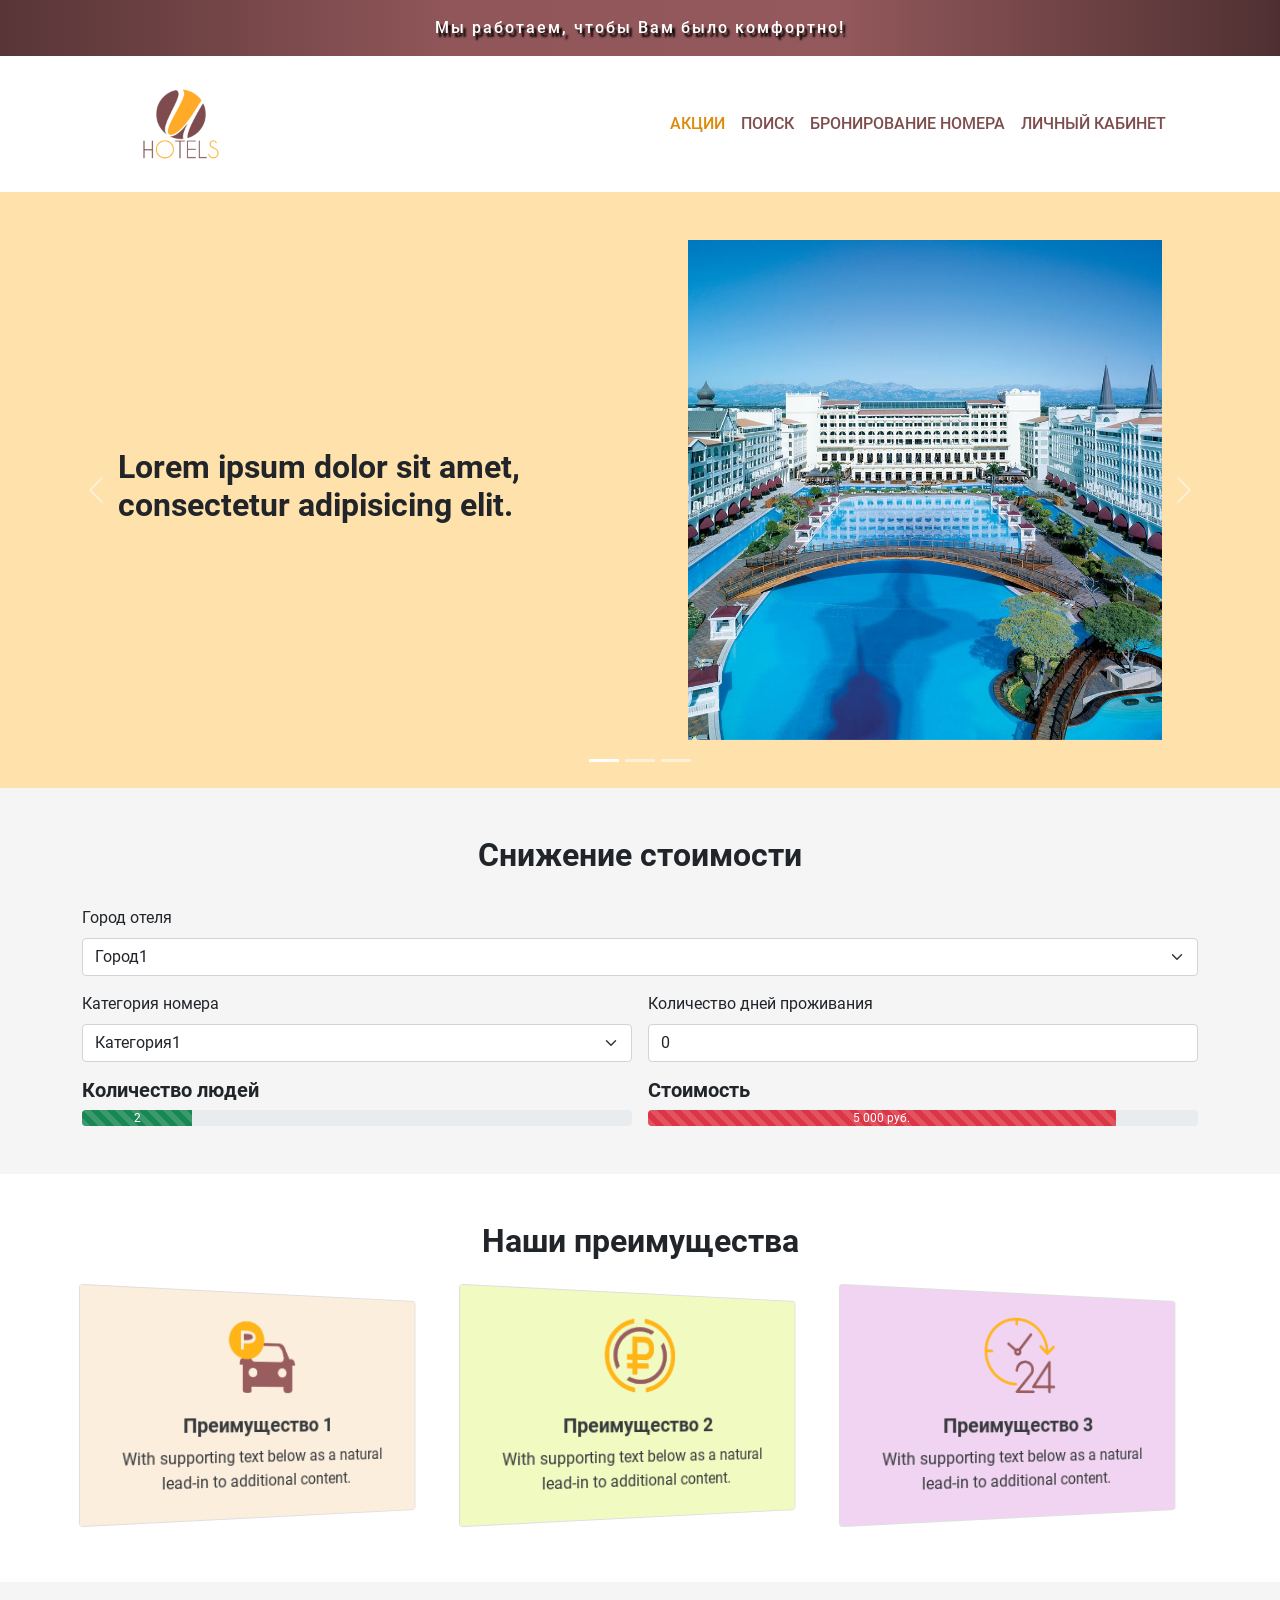
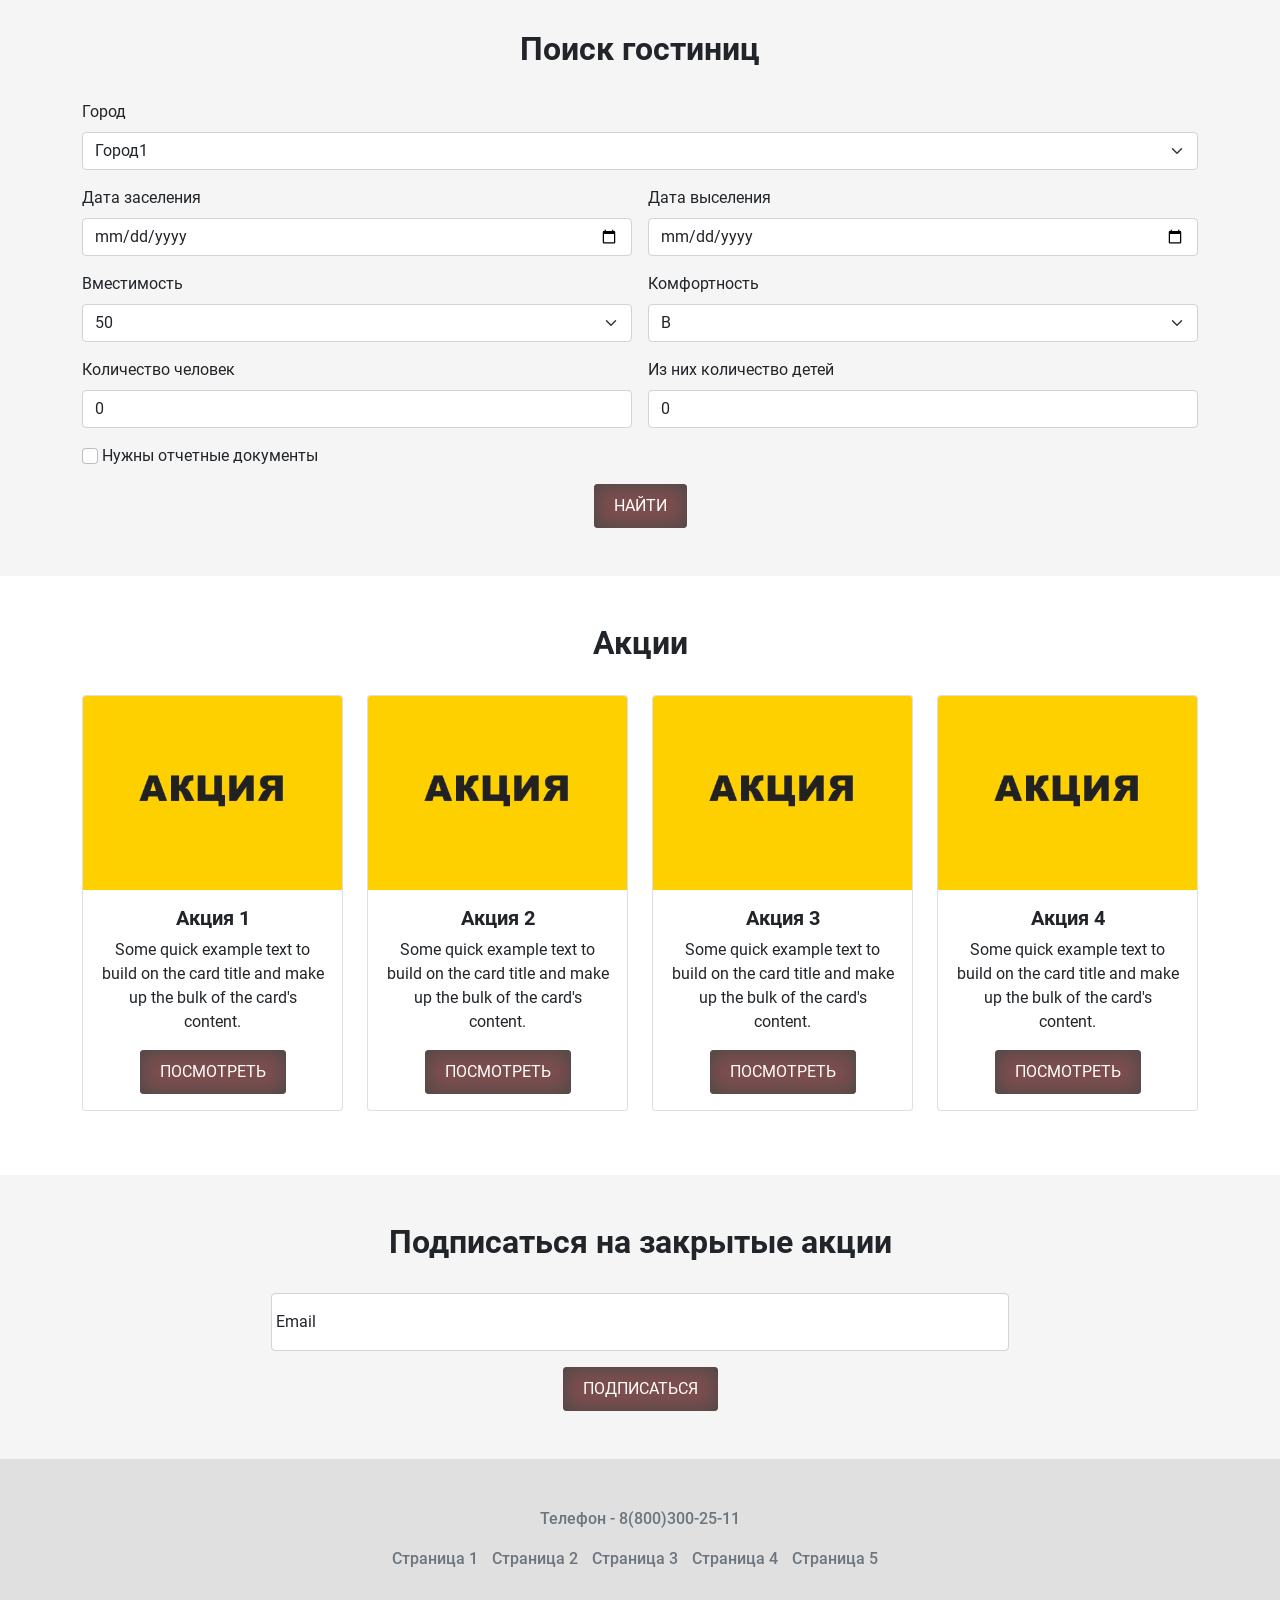
<file: index.html>
<!doctype html>
<html lang="zxx">
<head>
    <meta charset="UTF-8">
    <meta name="viewport" content="width=device-width, initial-scale=1.0">
    <meta http-equiv="X-UA-Compatible" content="ie=edge">
    <title>Главная - RusHome</title>
    <meta name="keywords" content="отель">
    <meta name="description" content="Мы работаем, чтобы Вам было комфортно.">
    <link rel="stylesheet" href="assets/css/all.min.css">
    <link rel="stylesheet" href="assets/css/bootstrap.min.css">
    <link rel="stylesheet" href="assets/css/style.css">
    <link rel="shortcut icon" href="assets/img/favicon.png" type="image/x-icon">
</head>
<body>
<!--HEADER-->
    <header>
        <div class="top_header py-3">
            Мы работаем, чтобы Вам было комфортно!
        </div>

        <div class="container">
            <div class="row">
                <nav class="navbar navbar-expand-lg navbar-light">
                    <div class="container-fluid">
                        <a href="index.html">
                            <div class="c_logo"></div>
                        </a>
                        <button class="navbar-toggler" type="button" data-bs-toggle="collapse" data-bs-target="#navbarSupportedContent" aria-controls="navbarSupportedContent" aria-expanded="false" aria-label="Toggle navigation">
                            <span class="navbar-toggler-icon"></span>
                        </button>
                        <div class="collapse navbar-collapse flex-grow-0" id="navbarSupportedContent">
                            <ul class="navbar-nav me-auto mb-2 mb-lg-0">
                                <li class="nav-item">
                                    <a class="nav-link text-uppercase c_nav_active" aria-current="page" href="index.html#test-0-prom">Акции </a>
                                </li>
                                <li class="nav-item">
                                    <a class="nav-link text-uppercase" href="index.html#test-0-search">Поиск </a>
                                </li>
                                <li class="nav-item">
                                    <a class="nav-link text-uppercase" href="booking.html">Бронирование номера </a>
                                </li>
                                <li class="nav-item">
                                    <a class="nav-link text-uppercase" href="login.html">Личный кабинет </a>
                                </li>
                            </ul>
                        </div>
                    </div>
                </nav>
            </div>
        </div>
    </header>

    <main>
        <!--SLIDER-->
        <div class="bg_slider">
            <div id="slider" class="carousel slide" data-bs-ride="carousel">
                <div class="carousel-indicators">
                    <button type="button" data-bs-target="#slider" data-bs-slide-to="0" class="active" aria-current="true" aria-label="Slide 1"></button>
                    <button type="button" data-bs-target="#slider" data-bs-slide-to="1" aria-label="Slide 2"></button>
                    <button type="button" data-bs-target="#slider" data-bs-slide-to="2" aria-label="Slide 3"></button>
                </div>
                <div class="carousel-inner">
                    <div class="carousel-item active">
                        <div class="container">
                            <div class="row align-items-center">
                                <div class="col-sm-12 col-lg-6 px-5 py-sm-3 py-lg-5">
                                    <h2>Lorem ipsum dolor sit amet, consectetur adipisicing elit.</h2>
                                </div>
                                <div class="col-sm-12 col-lg-6 px-5 pb-sm-4 py-lg-5">
                                    <img src="assets/img/slide1.jpg" class="d-block img-fluid img_slide" alt="slide1">
                                </div>
                            </div>
                        </div>
                    </div>
                    <div class="carousel-item">
                        <div class="container">
                            <div class="row align-items-center">
                                <div class="col-sm-12 col-lg-6 px-5 py-sm-3 py-lg-5">
                                    <h2>Lorem ipsum dolor sit amet, consectetur adipisicing elit.</h2>
                                </div>
                                <div class="col-sm-12 col-lg-6 px-5 pb-sm-4 py-lg-5">
                                    <img src="assets/img/slide2.jpg" class="d-block w-100 img-fluid img_slide" alt="slide2">
                                </div>
                            </div>
                        </div>
                    </div>
                    <div class="carousel-item">
                        <div class="container">
                            <div class="row align-items-center">
                                <div class="col-sm-12 col-lg-6 px-5 py-sm-3 py-lg-5">
                                    <h2>Lorem ipsum dolor sit amet, consectetur adipisicing elit.</h2>
                                </div>
                                <div class="col-sm-12 col-lg-6 px-5 pb-sm-4 py-lg-5">
                                    <img src="assets/img/slide3.jpg" class="d-block w-100 img-fluid img_slide" alt="slide3">
                                </div>
                            </div>
                        </div>
                    </div>
                </div>
                <button class="carousel-control-prev" type="button" data-bs-target="#slider" data-bs-slide="prev">
                    <span class="carousel-control-prev-icon" aria-hidden="true"></span>
                    <span class="visually-hidden">Previous</span>
                </button>
                <button class="carousel-control-next" type="button" data-bs-target="#slider" data-bs-slide="next">
                    <span class="carousel-control-next-icon" aria-hidden="true"></span>
                    <span class="visually-hidden">Next</span>
                </button>
            </div>
        </div>

        <div class="c_bg_gray">
            <div class="container">
                <div class="row pt-5 pb-5">
                    <div class="col-12">
                        <h2 class="text-center pb-4">Снижение стоимости</h2>
                        <form class="row g-3 price_form">
                            <div class="col-md-12">
                                <label for="city" class="form-label">Город отеля</label>
                                <select onchange="changePrice()" id="city" class="form-select" >
                                    <option selected>Город1</option>
                                    <option>Город2</option>
                                    <option>Город3</option>
                                </select>
                            </div>
                            <div class="col-md-6">
                                <label for="category" class="form-label">Категория номера</label>
                                <select onchange="changePrice()" id="category" class="form-select">
                                    <option selected>Категория1</option>
                                    <option>Категория2</option>
                                    <option>Категория3</option>
                                </select>
                            </div>
                            <div class="col-md-6">
                                <label for="days" class="form-label">Количество дней проживания</label>
                                <input onchange="changePrice()" onkeyup="changePrice()" type="number" min="0" value="0" class="form-control" id="days">
                            </div>
                            <div class="col-md-6">
                                <h5>Количество людей</h5>
                                <div class="progress">
                                    <div id="bar_people" class="progress-bar progress-bar-striped progress-bar-animated bg-success" role="progressbar" aria-valuenow="20" aria-valuemin="0" aria-valuemax="100" style="width: 20%">
                                        2
                                    </div>
                                </div>
                            </div>
                            <div class="col-md-6">
                                <h5>Стоимость</h5>
                                <div class="progress">
                                    <div id="bar_price" class="progress-bar progress-bar-striped progress-bar-animated bg-danger" role="progressbar" aria-valuenow="85" aria-valuemin="0" aria-valuemax="100" style="width: 85%">
                                        5 000 руб.
                                    </div>
                                </div>
                            </div>
                        </form>
                    </div>
                </div>
            </div>
        </div>

        <div>
            <div class="container">
                <div class="row pt-5 pb-5">
                    <div class="col-12">
                        <h2 class="text-center pb-4">Наши преимущества</h2>
                        <div class="row">
                            <div class="col-xl-4 col-md-12 pb-sm-5 pb-xl-3">
                                <div class="card plus_card">
                                    <div class="card-body c_bg_plus1 p-4">
                                        <div class="c_plus">
                                            <img src="assets/img/plus1.png" alt="plus1">
                                        </div>
<!--                                        <div class="c_icon_plus">-->
<!--                                            <i class="fas fa-check-square"></i>-->
<!--                                        </div>-->
                                        <h5 class="card-title text-center">Преимущество 1</h5>
                                        <p class="card-text text-center">With supporting text below as a natural lead-in to additional content.</p>
                                    </div>
                                </div>
                            </div>
                            <div class="col-xl-4 col-md-12 pb-sm-5 pb-xl-3">
                                <div class="card plus_card">
                                    <div class="card-body c_bg_plus2 p-4">
                                        <div class="c_plus">
                                            <img src="assets/img/plus2.png" alt="plus2">
                                        </div>
<!--                                        <div class="c_icon_plus">-->
<!--                                            <i class="fas fa-check-square"></i>-->
<!--                                        </div>                                    -->
                                        <h5 class="card-title text-center">Преимущество 2</h5>
                                        <p class="card-text text-center">With supporting text below as a natural lead-in to additional content.</p>
                                    </div>
                                </div>
                            </div>
                            <div class="col-xl-4 col-md-12">
                                <div class="card plus_card">
                                    <div class="card-body c_bg_plus3 p-4">
                                        <div class="c_plus">
                                            <img src="assets/img/plus3.png" alt="plus3">
                                        </div>
<!--                                        <div class="c_icon_plus">-->
<!--                                            <i class="fas fa-check-square"></i>-->
<!--                                        </div>                                    -->
                                        <h5 class="card-title text-center">Преимущество 3</h5>
                                        <p class="card-text text-center">With supporting text below as a natural lead-in to additional content.</p>
                                    </div>
                                </div>
                            </div>
                        </div>
                    </div>
                </div>
            </div>
        </div>

        <div class="c_bg_gray" id="test-0-search">
            <div class="container">
                <div class="row pt-5 pb-5">
                    <div class="col-12">
                        <h2 class="text-center pb-4">Поиск гостиниц</h2>
                        <form class="row g-3" action="search.html">
                            <div class="col-md-12">
                                <label for="citySearch" class="form-label">Город </label>
                                <select id="citySearch" class="form-select">
                                    <option selected>Город1</option>
                                    <option>Город2</option>
                                    <option>Город3</option>
                                </select>
                            </div>
                            <div class="col-md-6">
                                <label for="date1" class="form-label">Дата заселения </label>
                                <input type="date" class="form-control" id="date1">
                            </div>
                            <div class="col-md-6">
                                <label for="date2" class="form-label">Дата выселения </label>
                                <input type="date" class="form-control" id="date2">
                            </div>
                            <div class="col-md-6">
                                <label for="seats" class="form-label">Вместимость </label>
                                <select id="seats" class="form-select">
                                    <option selected>50</option>
                                    <option>100</option>
                                    <option>200</option>
                                </select>
                            </div>
                            <div class="col-md-6">
                                <label for="comfort" class="form-label">Комфортность </label>
                                <select id="comfort" class="form-select">
                                    <option selected>B</option>
                                    <option>A</option>
                                    <option>S</option>
                                </select>
                            </div>
                            <div class="col-md-6">
                                <label for="people" class="form-label">Количество человек</label>
                                <input type="number" value="0" min="0" class="form-control" id="people">
                            </div>
                            <div class="col-md-6">
                                <label for="mini_people" class="form-label">Из них количество детей</label>
                                <input type="number" value="0" min="0" class="form-control" id="mini_people">
                            </div>
                            <div class="col-md-12">
                                <input class="form-check-input" type="checkbox" value="" id="getDocuments">
                                <label class="form-check-label" for="getDocuments">
                                    Нужны отчетные документы
                                </label>
                            </div>
                            <div class="col-md-12">
                                <button type="submit" class="btn text-uppercase d-block mx-auto">Найти</button>
                            </div>
                        </form>
                    </div>
                </div>
            </div>
        </div>

        <div id="test-0-prom">
            <div class="container">
                <div class="row pt-5 pb-5">
                    <div class="col-12">
                        <h2 class="text-center pb-4">Акции</h2>
                        <div class="row">
                            <div class="col-xl-3 col-lg-6 col-sm-12 pb-sm-3">
                                <div class="card c_akcia">
                                    <img src="assets/img/akcia.jpg" class="card-img-top" alt="...">
                                    <div class="card-body text-center">
                                        <h5 class="card-title">Акция 1</h5>
                                        <p class="card-text">Some quick example text to build on the card title and make up the bulk of the card's content.</p>
                                        <a href="#" class="btn text-uppercase">Посмотреть</a>
                                    </div>
                                </div>
                            </div>
                            <div class="col-xl-3 col-lg-6 col-sm-12 pb-sm-3">
                                <div class="card c_akcia">
                                    <img src="assets/img/akcia.jpg" class="card-img-top" alt="...">
                                    <div class="card-body text-center">
                                        <h5 class="card-title">Акция 2</h5>
                                        <p class="card-text">Some quick example text to build on the card title and make up the bulk of the card's content.</p>
                                        <a href="#" class="btn text-uppercase">Посмотреть</a>
                                    </div>
                                </div>
                            </div>
                            <div class="col-xl-3 col-lg-6 col-sm-12 pb-sm-3">
                                <div class="card c_akcia">
                                    <img src="assets/img/akcia.jpg" class="card-img-top" alt="...">
                                    <div class="card-body text-center">
                                        <h5 class="card-title">Акция 3</h5>
                                        <p class="card-text">Some quick example text to build on the card title and make up the bulk of the card's content.</p>
                                        <a href="#" class="btn text-uppercase">Посмотреть</a>
                                    </div>
                                </div>
                            </div>
                            <div class="col-xl-3 col-lg-6 col-sm-12 pb-sm-3">
                                <div class="card c_akcia">
                                    <img src="assets/img/akcia.jpg" class="card-img-top" alt="...">
                                    <div class="card-body text-center">
                                        <h5 class="card-title">Акция 4</h5>
                                        <p class="card-text">Some quick example text to build on the card title and make up the bulk of the card's content.</p>
                                        <a href="#" class="btn text-uppercase">Посмотреть</a>
                                    </div>
                                </div>
                            </div>
                        </div>
                    </div>
                </div>
            </div>
        </div>

        <div class="c_bg_gray" id="test-0-feedback">
            <div class="container">
                <div class="row pt-5 pb-5">
                    <div class="col-12">
                        <h2 class="text-center pb-4">Подписаться на закрытые акции</h2>
                        <form class="row g-3">
                            <div class="form-floating col-8 mx-auto">
                                <input type="email" class="form-control" id="email" placeholder="name@example.com">
                                <label for="email">Email</label>
                            </div>
                            <div class="col-12">
                                <button type="submit" class="btn text-uppercase d-block mx-auto">Подписаться</button>
                            </div>
                        </form>
                    </div>
                </div>
            </div>
        </div>
    </main>

    <footer>
        <div class="container">
            <div class="row pt-5 pb-5 text-center">
                <div class="col-12 c_tel_footer">
                    Телефон - 8(800)300-25-11
                </div>
                <div class="col-12 mt-3">
                    <div class="c_nav_footer">
                        <a href="#">Страница 1</a>
                        <a href="#">Страница 2</a>
                        <a href="#">Страница 3</a>
                        <a href="#">Страница 4</a>
                        <a href="#">Страница 5</a>
                    </div>
                </div>
            </div>
        </div>
    </footer>

    <script src="assets/js/bootstrap.bundle.min.js"></script>
    <script src="assets/js/script.js"></script>
</body>
</html>
</file>
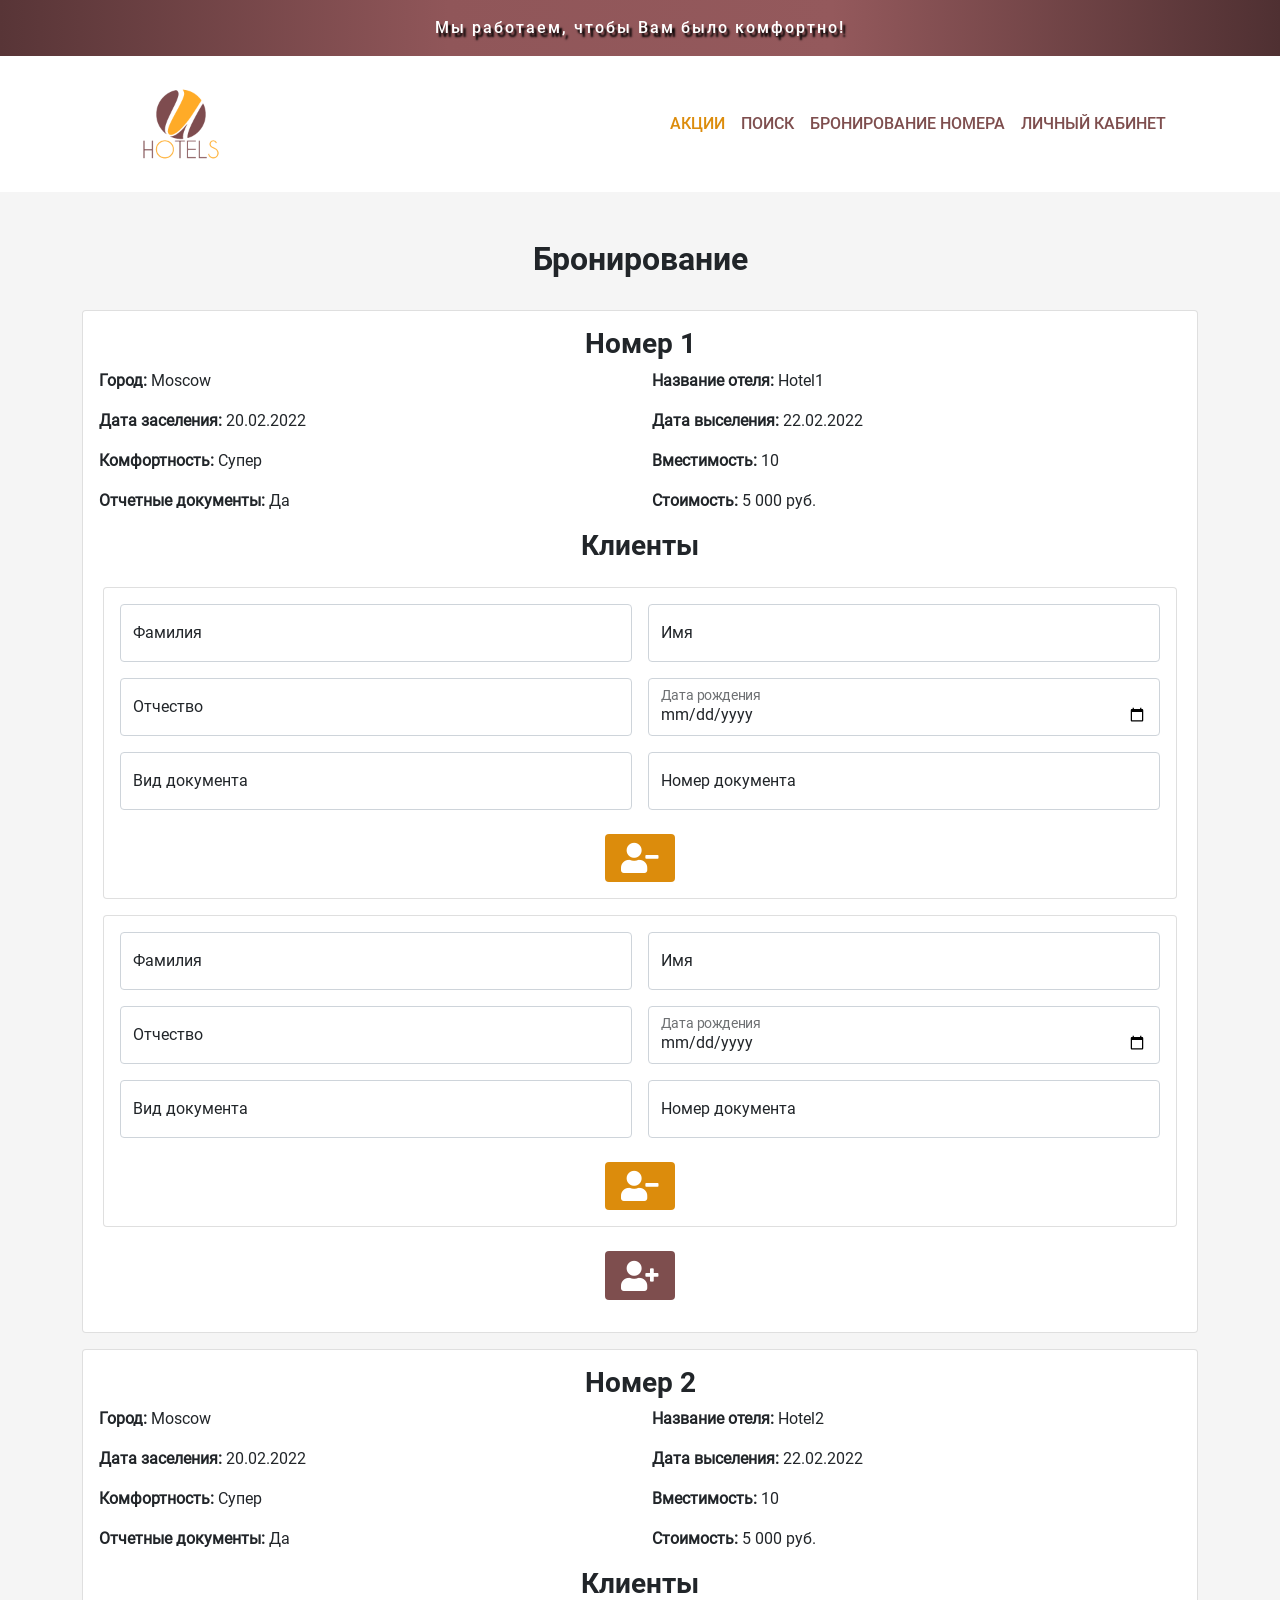
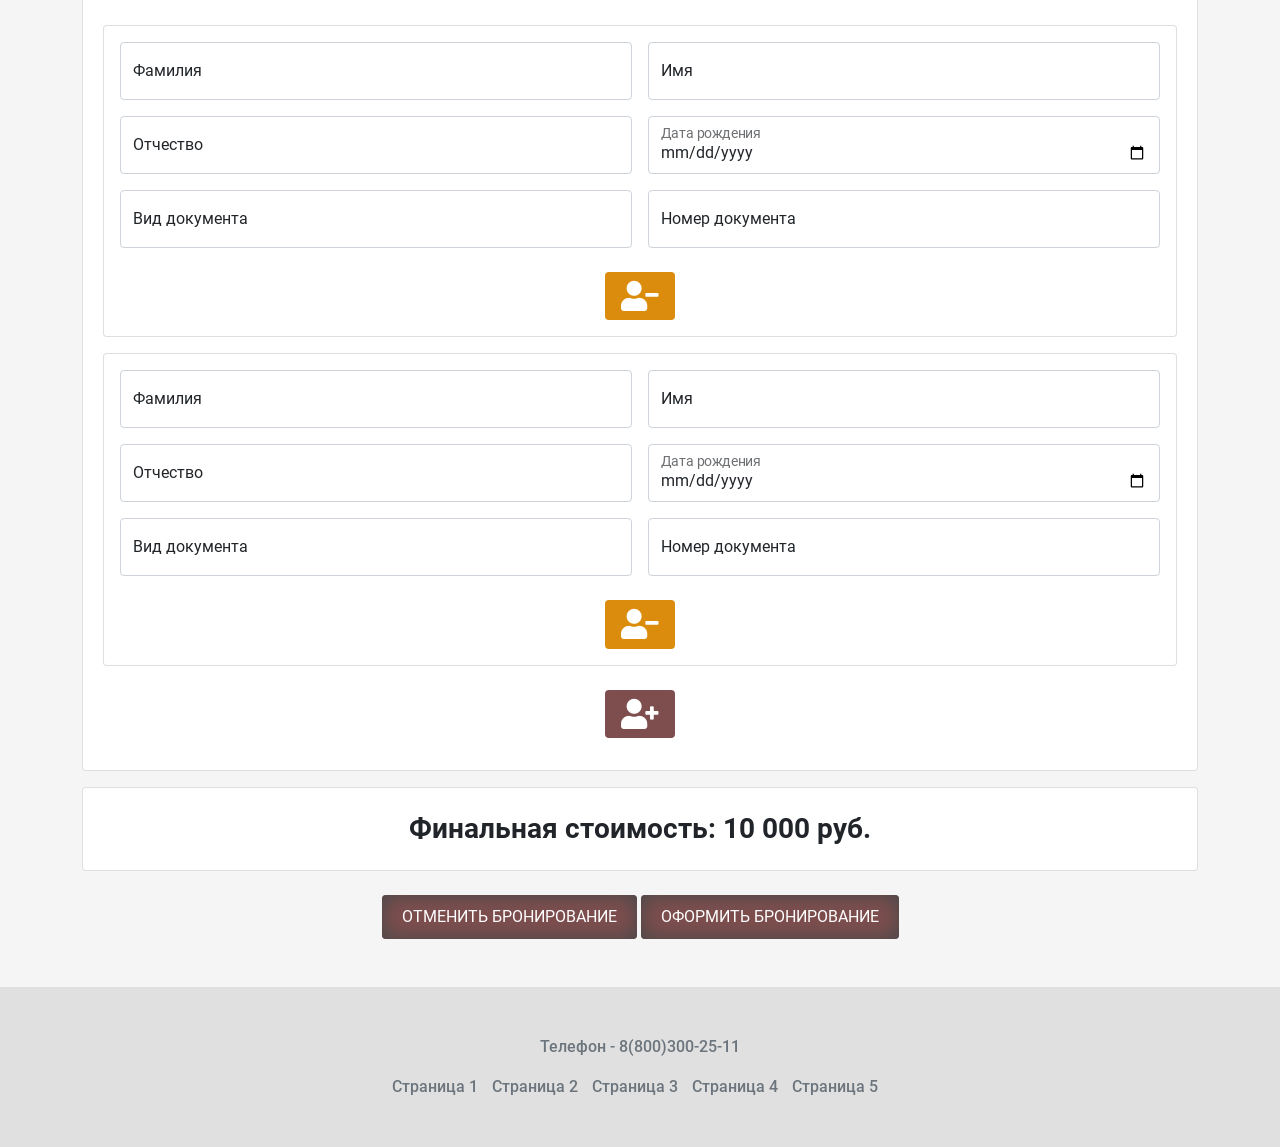
<file: booking.html>
<!doctype html>
<html lang="zxx">
<head>
    <meta charset="UTF-8">
    <meta name="viewport" content="width=device-width, initial-scale=1.0">
    <meta http-equiv="X-UA-Compatible" content="ie=edge">
    <title>Бронирование - RusHome</title>
    <meta name="keywords" content="отель">
    <meta name="description" content="Мы работаем, чтобы Вам было комфортно.">
    <link rel="stylesheet" href="assets/css/all.min.css">
    <link rel="stylesheet" href="assets/css/bootstrap.min.css">
    <link rel="stylesheet" href="assets/css/style.css">
    <link rel="shortcut icon" href="assets/img/favicon.png" type="image/x-icon">
</head>
<body>
<!--HEADER-->
    <header>
        <div class="top_header py-3">
            Мы работаем, чтобы Вам было комфортно!
        </div>

        <div class="container">
            <div class="row">
                <nav class="navbar navbar-expand-lg navbar-light">
                    <div class="container-fluid">
                        <a href="index.html">
                            <div class="c_logo"></div>
                        </a>
                        <button class="navbar-toggler" type="button" data-bs-toggle="collapse" data-bs-target="#navbarSupportedContent" aria-controls="navbarSupportedContent" aria-expanded="false" aria-label="Toggle navigation">
                            <span class="navbar-toggler-icon"></span>
                        </button>
                        <div class="collapse navbar-collapse flex-grow-0" id="navbarSupportedContent">
                            <ul class="navbar-nav me-auto mb-2 mb-lg-0">
                                <li class="nav-item">
                                    <a class="nav-link text-uppercase c_nav_active" aria-current="page" href="index.html#test-0-prom">Акции </a>
                                </li>
                                <li class="nav-item">
                                    <a class="nav-link text-uppercase" href="index.html#test-0-search">Поиск </a>
                                </li>
                                <li class="nav-item">
                                    <a class="nav-link text-uppercase" href="booking.html">Бронирование номера </a>
                                </li>
                                <li class="nav-item">
                                    <a class="nav-link text-uppercase" href="login.html">Личный кабинет </a>
                                </li>
                            </ul>
                        </div>
                    </div>
                </nav>
            </div>
        </div>
    </header>

    <main class="c_bg_gray">
        <div class="container">
            <div class="row pt-5 pb-3">
                <div class="col-12">
                    <h2 class="text-center pb-4">Бронирование</h2>
                </div>
                <div class="col-12">
                    <div class="card result">
                        <div class="card-body">
                            <h3 class="card-title text-center">Номер 1</h3>
                            <div class="row">
                                <div class="col-lg-6">
                                    <p class="c_bg_title">Город: <span class="c_title">Moscow</span></p>
                                </div>
                                <div class="col-lg-6">
                                    <p class="c_bg_title">Название отеля: <span class="c_title">Hotel1</span></p>
                                </div>
                            </div>
                            <div class="row">
                                <div class="col-lg-6">
                                    <p class="c_bg_title">Дата заселения: <span class="c_title">20.02.2022</span></p>
                                </div>
                                <div class="col-lg-6">
                                    <p class="c_bg_title">Дата выселения: <span class="c_title">22.02.2022</span></p>
                                </div>
                            </div>
                            <div class="row">
                                <div class="col-lg-6">
                                    <p class="c_bg_title">Комфортность: <span class="c_title">Супер</span></p>
                                </div>
                                <div class="col-lg-6">
                                    <p class="c_bg_title">Вместимость: <span class="c_title">10</span></p>
                                </div>
                            </div>
                            <div class="row">
                                <div class="col-lg-6">
                                    <p class="c_bg_title">Отчетные документы: <span class="c_title">Да</span></p>
                                </div>
                                <div class="col-lg-6">
                                    <p class="c_bg_title">Стоимость: <span class="c_title">5 000 руб.</span></p>
                                </div>
                            </div>

                            <h3 class="card-title text-center">Клиенты</h3>
                            <div class="row">

                                <div class="card-body">
                                    <div class="card">
                                        <div class="card-body">
                                            <form class="row g-3" action="search.html">
                                                <div class="col-md-6">
                                                    <div class="form-floating">
                                                        <input type="text" class="form-control" id="last_name1" placeholder="last_name1">
                                                        <label for="last_name1">Фамилия</label>
                                                    </div>
                                                </div>
                                                <div class="col-md-6">
                                                    <div class="form-floating">
                                                        <input type="text" class="form-control" id="first_name1" placeholder="first_name1">
                                                        <label for="first_name1">Имя</label>
                                                    </div>
                                                </div>
                                                <div class="col-md-6">
                                                    <div class="form-floating">
                                                        <input type="text" class="form-control" id="patr_name1" placeholder="patr_name1">
                                                        <label for="patr_name1">Отчество</label>
                                                    </div>
                                                </div>
                                                <div class="col-md-6">
                                                    <div class="form-floating">
                                                        <input type="date" class="form-control" id="birthday1">
                                                        <label for="birthday1">Дата рождения</label>
                                                    </div>
                                                </div>
                                                <div class="col-md-6">
                                                    <div class="form-floating">
                                                        <input type="text" class="form-control" id="type_document1" placeholder="type_document1">
                                                        <label for="type_document1">Вид документа</label>
                                                    </div>
                                                </div>
                                                <div class="col-md-6">
                                                    <div class="form-floating">
                                                        <input type="text" class="form-control" id="number_document1" placeholder="number_document1">
                                                        <label for="number_document1">Номер документа</label>
                                                    </div>
                                                </div>
                                            </form>
                                            <br>
                                            <span class="badge bg-delete-client client d-block mx-auto">
                                                <i class="fa fa-user-minus c_delete_client"></i>
                                            </span>
                                        </div>
                                    </div>

                                    <div class="card mt-3">
                                        <div class="card-body">
                                            <form class="row g-3" action="search.html">
                                                <div class="col-md-6">
                                                    <div class="form-floating">
                                                        <input type="text" class="form-control" id="last_name2" placeholder="last_name2">
                                                        <label for="last_name2">Фамилия</label>
                                                    </div>
                                                </div>
                                                <div class="col-md-6">
                                                    <div class="form-floating">
                                                        <input type="text" class="form-control" id="first_name2" placeholder="first_name2">
                                                        <label for="first_name2">Имя</label>
                                                    </div>
                                                </div>
                                                <div class="col-md-6">
                                                    <div class="form-floating">
                                                        <input type="text" class="form-control" id="patr_name2" placeholder="patr_name2">
                                                        <label for="patr_name2">Отчество</label>
                                                    </div>
                                                </div>
                                                <div class="col-md-6">
                                                    <div class="form-floating">
                                                        <input type="date" class="form-control" id="birthday2">
                                                        <label for="birthday2">Дата рождения</label>
                                                    </div>
                                                </div>
                                                <div class="col-md-6">
                                                    <div class="form-floating">
                                                        <input type="text" class="form-control" id="type_document2" placeholder="type_document2">
                                                        <label for="type_document2">Вид документа</label>
                                                    </div>
                                                </div>
                                                <div class="col-md-6">
                                                    <div class="form-floating">
                                                        <input type="text" class="form-control" id="number_document2" placeholder="number_document2">
                                                        <label for="number_document2">Номер документа</label>
                                                    </div>
                                                </div>
                                            </form>
                                            <br>
                                            <span class="badge bg-delete-client client d-block mx-auto">
                                                <i class="fa fa-user-minus c_delete_client"></i>
                                            </span>
                                        </div>
                                    </div>

                                    <br>
                                    <span class="badge bg-add-client client d-block mx-auto">
                                        <i class="fa fa-user-plus c_delete_client"></i>
                                    </span>
                                </div>
                            </div>
                        </div>
                    </div>
                </div>

                <div class="col-12 mt-3">
                    <div class="card result">
                        <div class="card-body">
                            <h3 class="card-title text-center">Номер 2</h3>
                            <div class="row">
                                <div class="col-lg-6">
                                    <p class="c_bg_title">Город: <span class="c_title">Moscow</span></p>
                                </div>
                                <div class="col-lg-6">
                                    <p class="c_bg_title">Название отеля: <span class="c_title">Hotel2</span></p>
                                </div>
                            </div>
                            <div class="row">
                                <div class="col-lg-6">
                                    <p class="c_bg_title">Дата заселения: <span class="c_title">20.02.2022</span></p>
                                </div>
                                <div class="col-lg-6">
                                    <p class="c_bg_title">Дата выселения: <span class="c_title">22.02.2022</span></p>
                                </div>
                            </div>
                            <div class="row">
                                <div class="col-lg-6">
                                    <p class="c_bg_title">Комфортность: <span class="c_title">Супер</span></p>
                                </div>
                                <div class="col-lg-6">
                                    <p class="c_bg_title">Вместимость: <span class="c_title">10</span></p>
                                </div>
                            </div>
                            <div class="row">
                                <div class="col-lg-6">
                                    <p class="c_bg_title">Отчетные документы: <span class="c_title">Да</span></p>
                                </div>
                                <div class="col-lg-6">
                                    <p class="c_bg_title">Стоимость: <span class="c_title">5 000 руб.</span></p>
                                </div>
                            </div>

                            <h3 class="card-title text-center">Клиенты</h3>
                            <div class="row">
                                <div class="card-body">
                                    <div class="card">
                                        <div class="card-body">
                                            <form class="row g-3" action="search.html">
                                                <div class="col-md-6">
                                                    <div class="form-floating">
                                                        <input type="text" class="form-control" id="last_name3" placeholder="last_name3">
                                                        <label for="last_name3">Фамилия</label>
                                                    </div>
                                                </div>
                                                <div class="col-md-6">
                                                    <div class="form-floating">
                                                        <input type="text" class="form-control" id="first_name3" placeholder="first_name3">
                                                        <label for="first_name3">Имя</label>
                                                    </div>
                                                </div>
                                                <div class="col-md-6">
                                                    <div class="form-floating">
                                                        <input type="text" class="form-control" id="patr_name3" placeholder="patr_name3">
                                                        <label for="patr_name3">Отчество</label>
                                                    </div>
                                                </div>
                                                <div class="col-md-6">
                                                    <div class="form-floating">
                                                        <input type="date" class="form-control" id="birthday3">
                                                        <label for="birthday3">Дата рождения</label>
                                                    </div>
                                                </div>
                                                <div class="col-md-6">
                                                    <div class="form-floating">
                                                        <input type="text" class="form-control" id="type_document3" placeholder="type_document3">
                                                        <label for="type_document3">Вид документа</label>
                                                    </div>
                                                </div>
                                                <div class="col-md-6">
                                                    <div class="form-floating">
                                                        <input type="text" class="form-control" id="number_document3" placeholder="number_document3">
                                                        <label for="number_document3">Номер документа</label>
                                                    </div>
                                                </div>
                                            </form>
                                            <br>
                                            <span class="badge bg-delete-client client d-block mx-auto">
                                                <i class="fa fa-user-minus c_delete_client"></i>
                                            </span>
                                        </div>
                                    </div>

                                    <div class="card mt-3">
                                        <div class="card-body">
                                            <form class="row g-3" action="search.html">
                                                <div class="col-md-6">
                                                    <div class="form-floating">
                                                        <input type="text" class="form-control" id="last_name4" placeholder="last_name4">
                                                        <label for="last_name4">Фамилия</label>
                                                    </div>
                                                </div>
                                                <div class="col-md-6">
                                                    <div class="form-floating">
                                                        <input type="text" class="form-control" id="first_name4" placeholder="first_name4">
                                                        <label for="first_name4">Имя</label>
                                                    </div>
                                                </div>
                                                <div class="col-md-6">
                                                    <div class="form-floating">
                                                        <input type="text" class="form-control" id="patr_name4" placeholder="patr_name4">
                                                        <label for="patr_name4">Отчество</label>
                                                    </div>
                                                </div>
                                                <div class="col-md-6">
                                                    <div class="form-floating">
                                                        <input type="date" class="form-control" id="birthday4">
                                                        <label for="birthday4">Дата рождения</label>
                                                    </div>
                                                </div>
                                                <div class="col-md-6">
                                                    <div class="form-floating">
                                                        <input type="text" class="form-control" id="type_document4" placeholder="type_document4">
                                                        <label for="type_document4">Вид документа</label>
                                                    </div>
                                                </div>
                                                <div class="col-md-6">
                                                    <div class="form-floating">
                                                        <input type="text" class="form-control" id="number_document4" placeholder="number_document4">
                                                        <label for="number_document4">Номер документа</label>
                                                    </div>
                                                </div>
                                            </form>
                                            <br>
                                            <span class="badge bg-delete-client client d-block mx-auto">
                                                <i class="fa fa-user-minus c_delete_client"></i>
                                            </span>
                                        </div>
                                    </div>

                                    <br>
                                    <span class="badge bg-add-client client d-block mx-auto">
                                        <i class="fa fa-user-plus c_delete_client"></i>
                                    </span>
                                </div>
                            </div>
                        </div>
                    </div>
                </div>
            </div>
        </div>

        <div class="container">
            <div class="row pb-3">
                <div class="col-12">
                    <div class="card">
                        <div class="card-body">
                            <h3 class="card-title text-center mt-2">Финальная стоимость: 10 000 руб.</h3>
                        </div>
                    </div>
                </div>
            </div>
        </div>

        <div class="container">
            <div class="row pt-2 pb-5">
                <div class="col-12 text-center">
                    <a href="index.html" class="btn text-uppercase">Отменить бронирование</a>
                    <a href="booking_management.html" class="btn text-uppercase">Оформить бронирование</a>
                </div>
            </div>
        </div>
    </main>

    <footer>
        <div class="container">
            <div class="row pt-5 pb-5 text-center">
                <div class="col-12 c_tel_footer">
                    Телефон - 8(800)300-25-11
                </div>
                <div class="col-12 mt-3">
                    <div class="c_nav_footer">
                        <a href="#">Страница 1</a>
                        <a href="#">Страница 2</a>
                        <a href="#">Страница 3</a>
                        <a href="#">Страница 4</a>
                        <a href="#">Страница 5</a>
                    </div>
                </div>
            </div>
        </div>
    </footer>

    <script src="assets/js/bootstrap.bundle.min.js"></script>
</body>
</html>
</file>
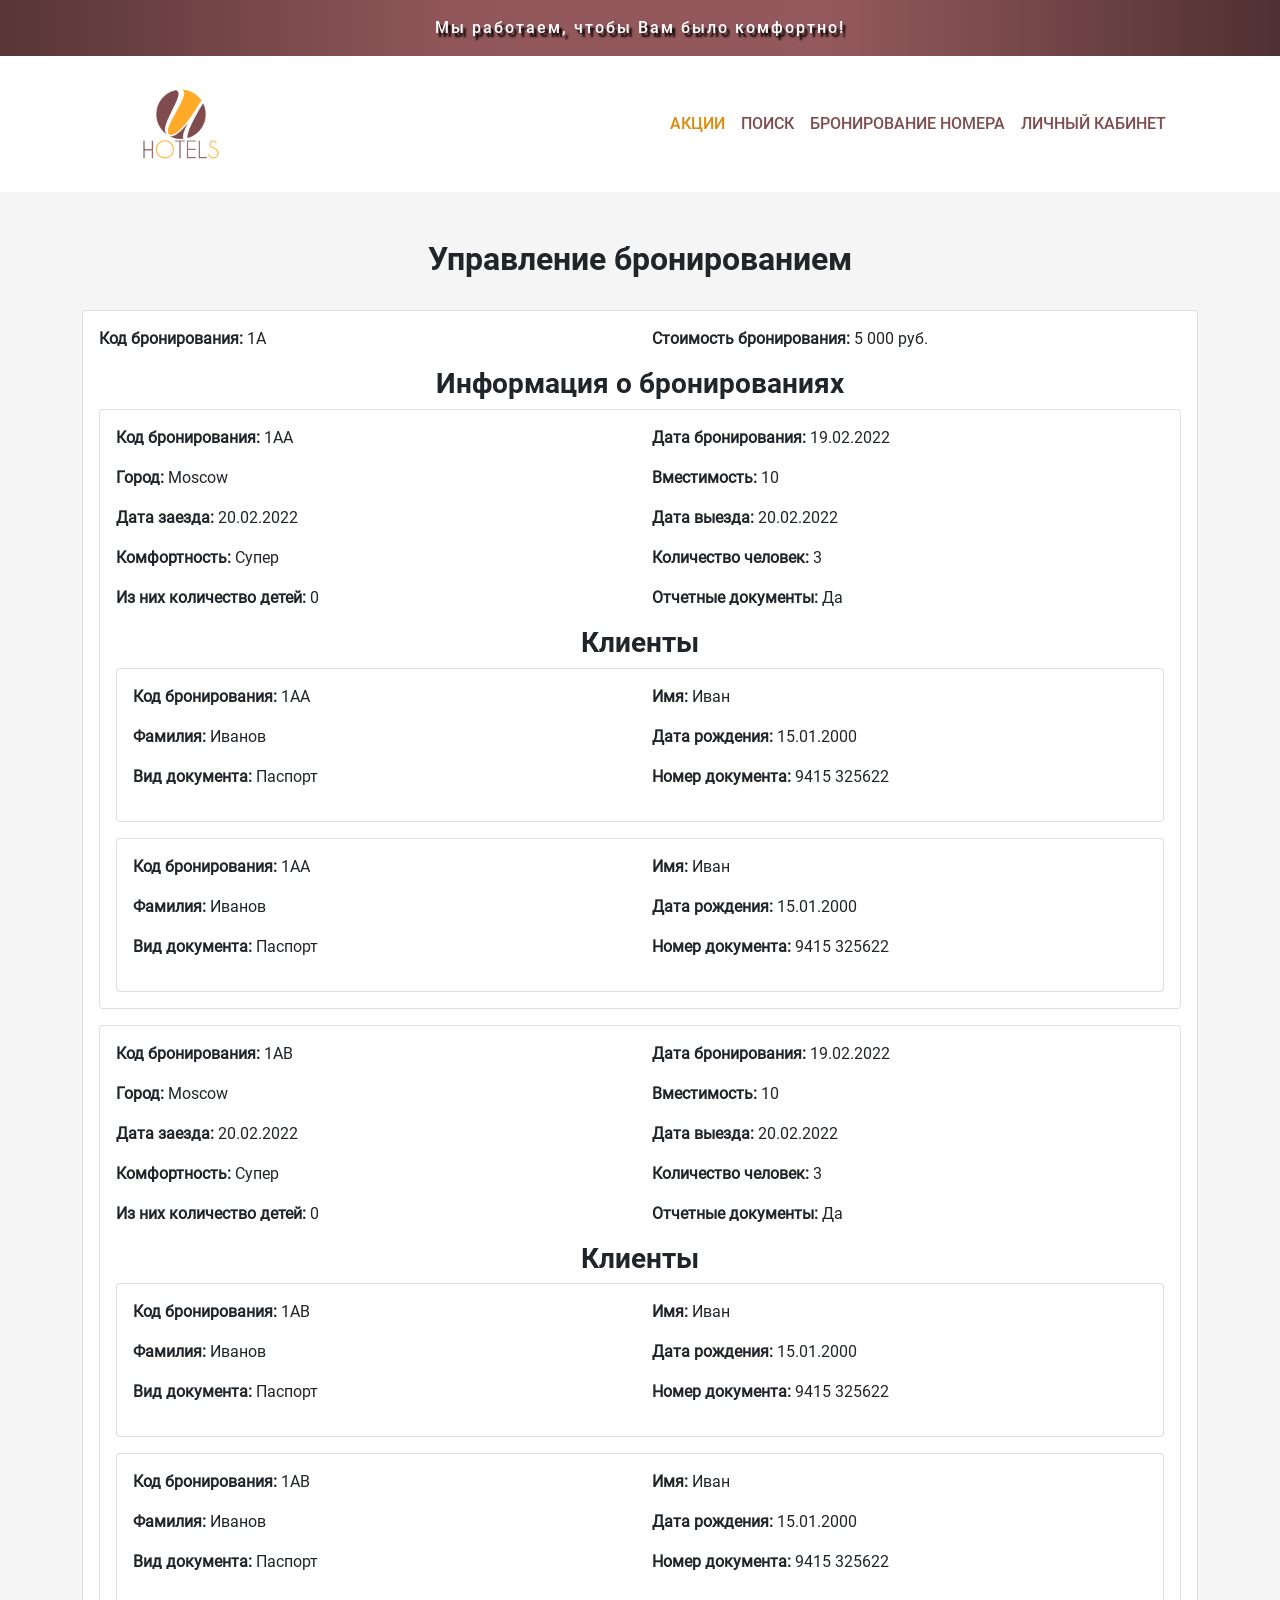
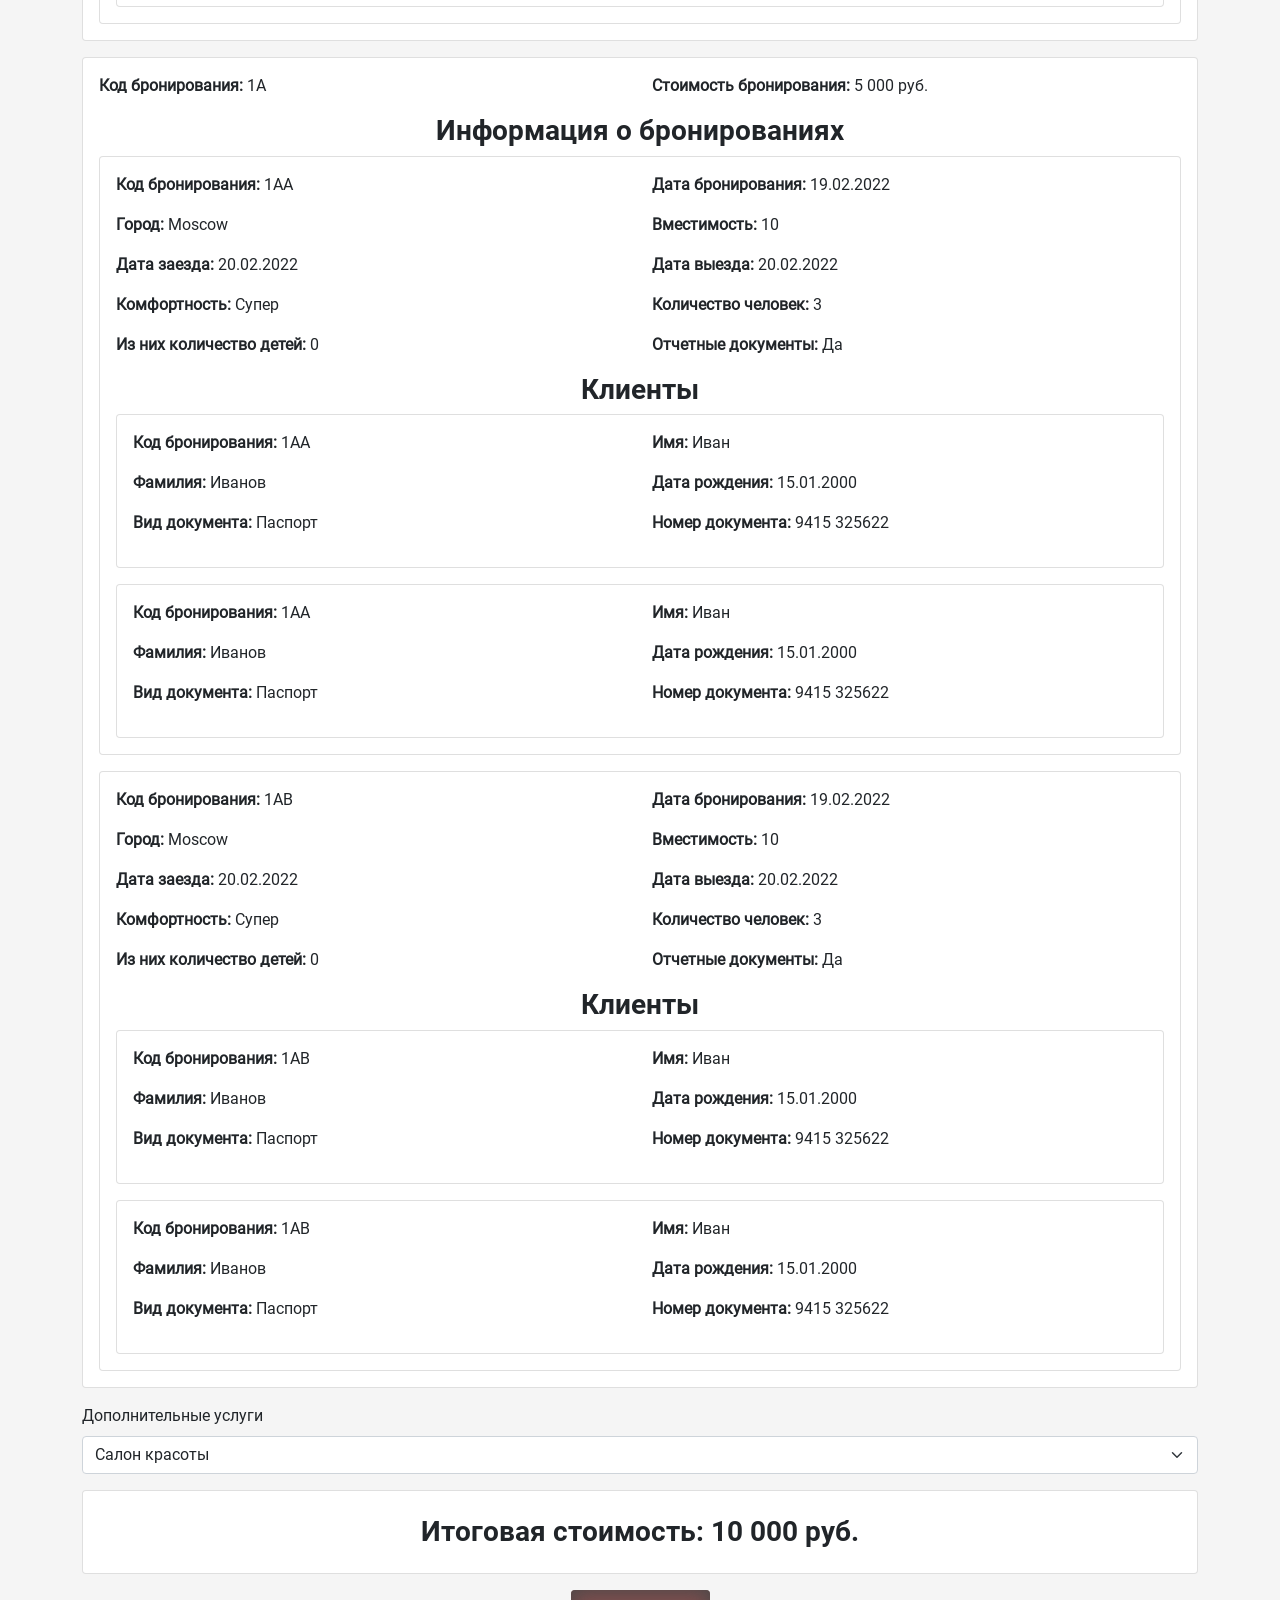
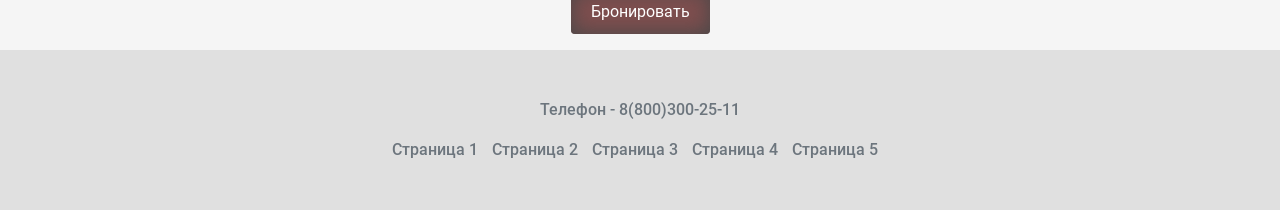
<file: booking_management.html>
<!doctype html>
<html lang="zxx">
<head>
    <meta charset="UTF-8">
    <meta name="viewport" content="width=device-width, initial-scale=1.0">
    <meta http-equiv="X-UA-Compatible" content="ie=edge">
    <title>Управление бронированием - RusHome</title>
    <meta name="keywords" content="отель">
    <meta name="description" content="Мы работаем, чтобы Вам было комфортно.">
    <link rel="stylesheet" href="assets/css/all.min.css">
    <link rel="stylesheet" href="assets/css/bootstrap.min.css">
    <link rel="stylesheet" href="assets/css/style.css">
    <link rel="shortcut icon" href="assets/img/favicon.png" type="image/x-icon">
</head>
<body>
<!--HEADER-->
    <header>
        <div class="top_header py-3">
            Мы работаем, чтобы Вам было комфортно!
        </div>

        <div class="container">
            <div class="row">
                <nav class="navbar navbar-expand-lg navbar-light">
                    <div class="container-fluid">
                        <a href="index.html">
                            <div class="c_logo"></div>
                        </a>
                        <button class="navbar-toggler" type="button" data-bs-toggle="collapse" data-bs-target="#navbarSupportedContent" aria-controls="navbarSupportedContent" aria-expanded="false" aria-label="Toggle navigation">
                            <span class="navbar-toggler-icon"></span>
                        </button>
                        <div class="collapse navbar-collapse flex-grow-0" id="navbarSupportedContent">
                            <ul class="navbar-nav me-auto mb-2 mb-lg-0">
                                <li class="nav-item">
                                    <a class="nav-link text-uppercase c_nav_active" aria-current="page" href="index.html#test-0-prom">Акции </a>
                                </li>
                                <li class="nav-item">
                                    <a class="nav-link text-uppercase" href="index.html#test-0-search">Поиск </a>
                                </li>
                                <li class="nav-item">
                                    <a class="nav-link text-uppercase" href="booking.html">Бронирование номера </a>
                                </li>
                                <li class="nav-item">
                                    <a class="nav-link text-uppercase" href="login.html">Личный кабинет </a>
                                </li>
                            </ul>
                        </div>
                    </div>
                </nav>
            </div>
        </div>
    </header>

    <main class="c_bg_gray">
        <div class="container">
            <div class="row pt-5 pb-3">
                <div class="col-12">
                    <h2 class="text-center pb-4">Управление бронированием</h2>
                </div>
                <div class="col-12">
                    <div class="card result">
                        <div class="card-body">
                            <div class="row">
                                <div class="col-lg-6">
                                    <p class="c_bg_title">Код бронирования: <span class="c_title">1A</span></p>
                                </div>
                                <div class="col-lg-6">
                                    <p class="c_bg_title">Стоимость бронирования: <span class="c_title">5 000 руб.</span></p>
                                </div>
                            </div>

                            <h3 class="card-title text-center">Информация о  бронированиях</h3>
                            <div class="row">
                                <div class="col-12">

                                    <div class="card">
                                        <div class="card-body">
                                            <div class="row">
                                                <div class="col-lg-6">
                                                    <p class="c_bg_title">Код бронирования: <span class="c_title">1AA</span></p>
                                                </div>
                                                <div class="col-lg-6">
                                                    <p class="c_bg_title">Дата бронирования: <span class="c_title">19.02.2022</span></p>
                                                </div>
                                                <div class="col-lg-6">
                                                    <p class="c_bg_title">Город: <span class="c_title">Moscow</span></p>
                                                </div>
                                                <div class="col-lg-6">
                                                    <p class="c_bg_title">Вместимость: <span class="c_title">10</span></p>
                                                </div>
                                                <div class="col-lg-6">
                                                    <p class="c_bg_title">Дата заезда: <span class="c_title">20.02.2022</span></p>
                                                </div>
                                                <div class="col-lg-6">
                                                    <p class="c_bg_title">Дата выезда: <span class="c_title">20.02.2022</span></p>
                                                </div>
                                                <div class="col-lg-6">
                                                    <p class="c_bg_title">Комфортность: <span class="c_title">Супер</span></p>
                                                </div>
                                                <div class="col-lg-6">
                                                    <p class="c_bg_title">Количество человек: <span class="c_title">3</span></p>
                                                </div>
                                                <div class="col-lg-6">
                                                    <p class="c_bg_title">Из них количество детей: <span class="c_title">0</span></p>
                                                </div>
                                                <div class="col-lg-6">
                                                    <p class="c_bg_title">Отчетные документы: <span class="c_title">Да</span></p>
                                                </div>
                                            </div>

                                            <h3 class="card-title text-center">Клиенты</h3>

                                            <div class="card">
                                                <div class="card-body">
                                                    <div class="row">
                                                        <div class="col-lg-6">
                                                            <p class="c_bg_title">Код бронирования: <span class="c_title">1AA</span></p>
                                                        </div>
                                                        <div class="col-lg-6">
                                                            <p class="c_bg_title">Имя: <span class="c_title">Иван</span></p>
                                                        </div>
                                                        <div class="col-lg-6">
                                                            <p class="c_bg_title">Фамилия: <span class="c_title">Иванов</span></p>
                                                        </div>
                                                        <div class="col-lg-6">
                                                            <p class="c_bg_title">Дата рождения: <span class="c_title">15.01.2000</span></p>
                                                        </div>
                                                        <div class="col-lg-6">
                                                            <p class="c_bg_title">Вид документа: <span class="c_title">Паспорт</span></p>
                                                        </div>
                                                        <div class="col-lg-6">
                                                            <p class="c_bg_title">Номер документа: <span class="c_title">9415 325622</span></p>
                                                        </div>
                                                    </div>
                                                </div>
                                            </div>

                                            <div class="card mt-3">
                                                <div class="card-body">
                                                    <div class="row">
                                                        <div class="col-lg-6">
                                                            <p class="c_bg_title">Код бронирования: <span class="c_title">1AA</span></p>
                                                        </div>
                                                        <div class="col-lg-6">
                                                            <p class="c_bg_title">Имя: <span class="c_title">Иван</span></p>
                                                        </div>
                                                        <div class="col-lg-6">
                                                            <p class="c_bg_title">Фамилия: <span class="c_title">Иванов</span></p>
                                                        </div>
                                                        <div class="col-lg-6">
                                                            <p class="c_bg_title">Дата рождения: <span class="c_title">15.01.2000</span></p>
                                                        </div>
                                                        <div class="col-lg-6">
                                                            <p class="c_bg_title">Вид документа: <span class="c_title">Паспорт</span></p>
                                                        </div>
                                                        <div class="col-lg-6">
                                                            <p class="c_bg_title">Номер документа: <span class="c_title">9415 325622</span></p>
                                                        </div>
                                                    </div>
                                                </div>
                                            </div>

                                        </div>
                                    </div>

                                    <div class="card mt-3">
                                        <div class="card-body">
                                            <div class="row">
                                                <div class="col-lg-6">
                                                    <p class="c_bg_title">Код бронирования: <span class="c_title">1AB</span></p>
                                                </div>
                                                <div class="col-lg-6">
                                                    <p class="c_bg_title">Дата бронирования: <span class="c_title">19.02.2022</span></p>
                                                </div>
                                                <div class="col-lg-6">
                                                    <p class="c_bg_title">Город: <span class="c_title">Moscow</span></p>
                                                </div>
                                                <div class="col-lg-6">
                                                    <p class="c_bg_title">Вместимость: <span class="c_title">10</span></p>
                                                </div>
                                                <div class="col-lg-6">
                                                    <p class="c_bg_title">Дата заезда: <span class="c_title">20.02.2022</span></p>
                                                </div>
                                                <div class="col-lg-6">
                                                    <p class="c_bg_title">Дата выезда: <span class="c_title">20.02.2022</span></p>
                                                </div>
                                                <div class="col-lg-6">
                                                    <p class="c_bg_title">Комфортность: <span class="c_title">Супер</span></p>
                                                </div>
                                                <div class="col-lg-6">
                                                    <p class="c_bg_title">Количество человек: <span class="c_title">3</span></p>
                                                </div>
                                                <div class="col-lg-6">
                                                    <p class="c_bg_title">Из них количество детей: <span class="c_title">0</span></p>
                                                </div>
                                                <div class="col-lg-6">
                                                    <p class="c_bg_title">Отчетные документы: <span class="c_title">Да</span></p>
                                                </div>
                                            </div>

                                            <h3 class="card-title text-center">Клиенты</h3>

                                            <div class="card">
                                                <div class="card-body">
                                                    <div class="row">
                                                        <div class="col-lg-6">
                                                            <p class="c_bg_title">Код бронирования: <span class="c_title">1AB</span></p>
                                                        </div>
                                                        <div class="col-lg-6">
                                                            <p class="c_bg_title">Имя: <span class="c_title">Иван</span></p>
                                                        </div>
                                                        <div class="col-lg-6">
                                                            <p class="c_bg_title">Фамилия: <span class="c_title">Иванов</span></p>
                                                        </div>
                                                        <div class="col-lg-6">
                                                            <p class="c_bg_title">Дата рождения: <span class="c_title">15.01.2000</span></p>
                                                        </div>
                                                        <div class="col-lg-6">
                                                            <p class="c_bg_title">Вид документа: <span class="c_title">Паспорт</span></p>
                                                        </div>
                                                        <div class="col-lg-6">
                                                            <p class="c_bg_title">Номер документа: <span class="c_title">9415 325622</span></p>
                                                        </div>
                                                    </div>
                                                </div>
                                            </div>

                                            <div class="card mt-3">
                                                <div class="card-body">
                                                    <div class="row">
                                                        <div class="col-lg-6">
                                                            <p class="c_bg_title">Код бронирования: <span class="c_title">1AB</span></p>
                                                        </div>
                                                        <div class="col-lg-6">
                                                            <p class="c_bg_title">Имя: <span class="c_title">Иван</span></p>
                                                        </div>
                                                        <div class="col-lg-6">
                                                            <p class="c_bg_title">Фамилия: <span class="c_title">Иванов</span></p>
                                                        </div>
                                                        <div class="col-lg-6">
                                                            <p class="c_bg_title">Дата рождения: <span class="c_title">15.01.2000</span></p>
                                                        </div>
                                                        <div class="col-lg-6">
                                                            <p class="c_bg_title">Вид документа: <span class="c_title">Паспорт</span></p>
                                                        </div>
                                                        <div class="col-lg-6">
                                                            <p class="c_bg_title">Номер документа: <span class="c_title">9415 325622</span></p>
                                                        </div>
                                                    </div>
                                                </div>
                                            </div>

                                        </div>
                                    </div>
                                </div>
                            </div>
                        </div>
                    </div>

                    <div class="card result mt-3">
                        <div class="card-body">
                            <div class="row">
                                <div class="col-lg-6">
                                    <p class="c_bg_title">Код бронирования: <span class="c_title">1A</span></p>
                                </div>
                                <div class="col-lg-6">
                                    <p class="c_bg_title">Стоимость бронирования: <span class="c_title">5 000 руб.</span></p>
                                </div>
                            </div>

                            <h3 class="card-title text-center">Информация о  бронированиях</h3>
                            <div class="row">
                                <div class="col-12">

                                    <div class="card">
                                        <div class="card-body">
                                            <div class="row">
                                                <div class="col-lg-6">
                                                    <p class="c_bg_title">Код бронирования: <span class="c_title">1AA</span></p>
                                                </div>
                                                <div class="col-lg-6">
                                                    <p class="c_bg_title">Дата бронирования: <span class="c_title">19.02.2022</span></p>
                                                </div>
                                                <div class="col-lg-6">
                                                    <p class="c_bg_title">Город: <span class="c_title">Moscow</span></p>
                                                </div>
                                                <div class="col-lg-6">
                                                    <p class="c_bg_title">Вместимость: <span class="c_title">10</span></p>
                                                </div>
                                                <div class="col-lg-6">
                                                    <p class="c_bg_title">Дата заезда: <span class="c_title">20.02.2022</span></p>
                                                </div>
                                                <div class="col-lg-6">
                                                    <p class="c_bg_title">Дата выезда: <span class="c_title">20.02.2022</span></p>
                                                </div>
                                                <div class="col-lg-6">
                                                    <p class="c_bg_title">Комфортность: <span class="c_title">Супер</span></p>
                                                </div>
                                                <div class="col-lg-6">
                                                    <p class="c_bg_title">Количество человек: <span class="c_title">3</span></p>
                                                </div>
                                                <div class="col-lg-6">
                                                    <p class="c_bg_title">Из них количество детей: <span class="c_title">0</span></p>
                                                </div>
                                                <div class="col-lg-6">
                                                    <p class="c_bg_title">Отчетные документы: <span class="c_title">Да</span></p>
                                                </div>
                                            </div>

                                            <h3 class="card-title text-center">Клиенты</h3>

                                            <div class="card">
                                                <div class="card-body">
                                                    <div class="row">
                                                        <div class="col-lg-6">
                                                            <p class="c_bg_title">Код бронирования: <span class="c_title">1AA</span></p>
                                                        </div>
                                                        <div class="col-lg-6">
                                                            <p class="c_bg_title">Имя: <span class="c_title">Иван</span></p>
                                                        </div>
                                                        <div class="col-lg-6">
                                                            <p class="c_bg_title">Фамилия: <span class="c_title">Иванов</span></p>
                                                        </div>
                                                        <div class="col-lg-6">
                                                            <p class="c_bg_title">Дата рождения: <span class="c_title">15.01.2000</span></p>
                                                        </div>
                                                        <div class="col-lg-6">
                                                            <p class="c_bg_title">Вид документа: <span class="c_title">Паспорт</span></p>
                                                        </div>
                                                        <div class="col-lg-6">
                                                            <p class="c_bg_title">Номер документа: <span class="c_title">9415 325622</span></p>
                                                        </div>
                                                    </div>
                                                </div>
                                            </div>

                                            <div class="card mt-3">
                                                <div class="card-body">
                                                    <div class="row">
                                                        <div class="col-lg-6">
                                                            <p class="c_bg_title">Код бронирования: <span class="c_title">1AA</span></p>
                                                        </div>
                                                        <div class="col-lg-6">
                                                            <p class="c_bg_title">Имя: <span class="c_title">Иван</span></p>
                                                        </div>
                                                        <div class="col-lg-6">
                                                            <p class="c_bg_title">Фамилия: <span class="c_title">Иванов</span></p>
                                                        </div>
                                                        <div class="col-lg-6">
                                                            <p class="c_bg_title">Дата рождения: <span class="c_title">15.01.2000</span></p>
                                                        </div>
                                                        <div class="col-lg-6">
                                                            <p class="c_bg_title">Вид документа: <span class="c_title">Паспорт</span></p>
                                                        </div>
                                                        <div class="col-lg-6">
                                                            <p class="c_bg_title">Номер документа: <span class="c_title">9415 325622</span></p>
                                                        </div>
                                                    </div>
                                                </div>
                                            </div>

                                        </div>
                                    </div>

                                    <div class="card mt-3">
                                        <div class="card-body">
                                            <div class="row">
                                                <div class="col-lg-6">
                                                    <p class="c_bg_title">Код бронирования: <span class="c_title">1AB</span></p>
                                                </div>
                                                <div class="col-lg-6">
                                                    <p class="c_bg_title">Дата бронирования: <span class="c_title">19.02.2022</span></p>
                                                </div>
                                                <div class="col-lg-6">
                                                    <p class="c_bg_title">Город: <span class="c_title">Moscow</span></p>
                                                </div>
                                                <div class="col-lg-6">
                                                    <p class="c_bg_title">Вместимость: <span class="c_title">10</span></p>
                                                </div>
                                                <div class="col-lg-6">
                                                    <p class="c_bg_title">Дата заезда: <span class="c_title">20.02.2022</span></p>
                                                </div>
                                                <div class="col-lg-6">
                                                    <p class="c_bg_title">Дата выезда: <span class="c_title">20.02.2022</span></p>
                                                </div>
                                                <div class="col-lg-6">
                                                    <p class="c_bg_title">Комфортность: <span class="c_title">Супер</span></p>
                                                </div>
                                                <div class="col-lg-6">
                                                    <p class="c_bg_title">Количество человек: <span class="c_title">3</span></p>
                                                </div>
                                                <div class="col-lg-6">
                                                    <p class="c_bg_title">Из них количество детей: <span class="c_title">0</span></p>
                                                </div>
                                                <div class="col-lg-6">
                                                    <p class="c_bg_title">Отчетные документы: <span class="c_title">Да</span></p>
                                                </div>
                                            </div>

                                            <h3 class="card-title text-center">Клиенты</h3>

                                            <div class="card">
                                                <div class="card-body">
                                                    <div class="row">
                                                        <div class="col-lg-6">
                                                            <p class="c_bg_title">Код бронирования: <span class="c_title">1AB</span></p>
                                                        </div>
                                                        <div class="col-lg-6">
                                                            <p class="c_bg_title">Имя: <span class="c_title">Иван</span></p>
                                                        </div>
                                                        <div class="col-lg-6">
                                                            <p class="c_bg_title">Фамилия: <span class="c_title">Иванов</span></p>
                                                        </div>
                                                        <div class="col-lg-6">
                                                            <p class="c_bg_title">Дата рождения: <span class="c_title">15.01.2000</span></p>
                                                        </div>
                                                        <div class="col-lg-6">
                                                            <p class="c_bg_title">Вид документа: <span class="c_title">Паспорт</span></p>
                                                        </div>
                                                        <div class="col-lg-6">
                                                            <p class="c_bg_title">Номер документа: <span class="c_title">9415 325622</span></p>
                                                        </div>
                                                    </div>
                                                </div>
                                            </div>

                                            <div class="card mt-3">
                                                <div class="card-body">
                                                    <div class="row">
                                                        <div class="col-lg-6">
                                                            <p class="c_bg_title">Код бронирования: <span class="c_title">1AB</span></p>
                                                        </div>
                                                        <div class="col-lg-6">
                                                            <p class="c_bg_title">Имя: <span class="c_title">Иван</span></p>
                                                        </div>
                                                        <div class="col-lg-6">
                                                            <p class="c_bg_title">Фамилия: <span class="c_title">Иванов</span></p>
                                                        </div>
                                                        <div class="col-lg-6">
                                                            <p class="c_bg_title">Дата рождения: <span class="c_title">15.01.2000</span></p>
                                                        </div>
                                                        <div class="col-lg-6">
                                                            <p class="c_bg_title">Вид документа: <span class="c_title">Паспорт</span></p>
                                                        </div>
                                                        <div class="col-lg-6">
                                                            <p class="c_bg_title">Номер документа: <span class="c_title">9415 325622</span></p>
                                                        </div>
                                                    </div>
                                                </div>
                                            </div>

                                        </div>
                                    </div>
                                </div>
                            </div>
                        </div>
                    </div>
                </div>
            </div>
        </div>

        <div class="container">
            <div class="row pb-3">
                <div class="col-12">
                    <form class="row g-3" action="profile.html">
                        <div class="col-md-12">
                            <label for="citySearch" class="form-label">Дополнительные услуги </label>
                            <select id="citySearch" class="form-select">
                                <option selected>Салон красоты</option>
                                <option>Бильярд</option>
                                <option>Конференц-сервис</option>
                                <option>Тренажерный зал</option>
                            </select>
                        </div>
                        <div class="col-12">
                            <div class="card">
                                <div class="card-body">
                                    <h3 class="card-title text-center mt-2">Итоговая стоимость: 10 000 руб.</h3>
                                </div>
                            </div>
                        </div>
                        <div class="col-md-12">
                            <button type="submit" class="btn d-block mx-auto">Бронировать</button>
                        </div>
                    </form>
                </div>
            </div>
        </div>
    </main>

    <footer>
        <div class="container">
            <div class="row pt-5 pb-5 text-center">
                <div class="col-12 c_tel_footer">
                    Телефон - 8(800)300-25-11
                </div>
                <div class="col-12 mt-3">
                    <div class="c_nav_footer">
                        <a href="#">Страница 1</a>
                        <a href="#">Страница 2</a>
                        <a href="#">Страница 3</a>
                        <a href="#">Страница 4</a>
                        <a href="#">Страница 5</a>
                    </div>
                </div>
            </div>
        </div>
    </footer>

    <script src="assets/js/bootstrap.bundle.min.js"></script>
</body>
</html>
</file>
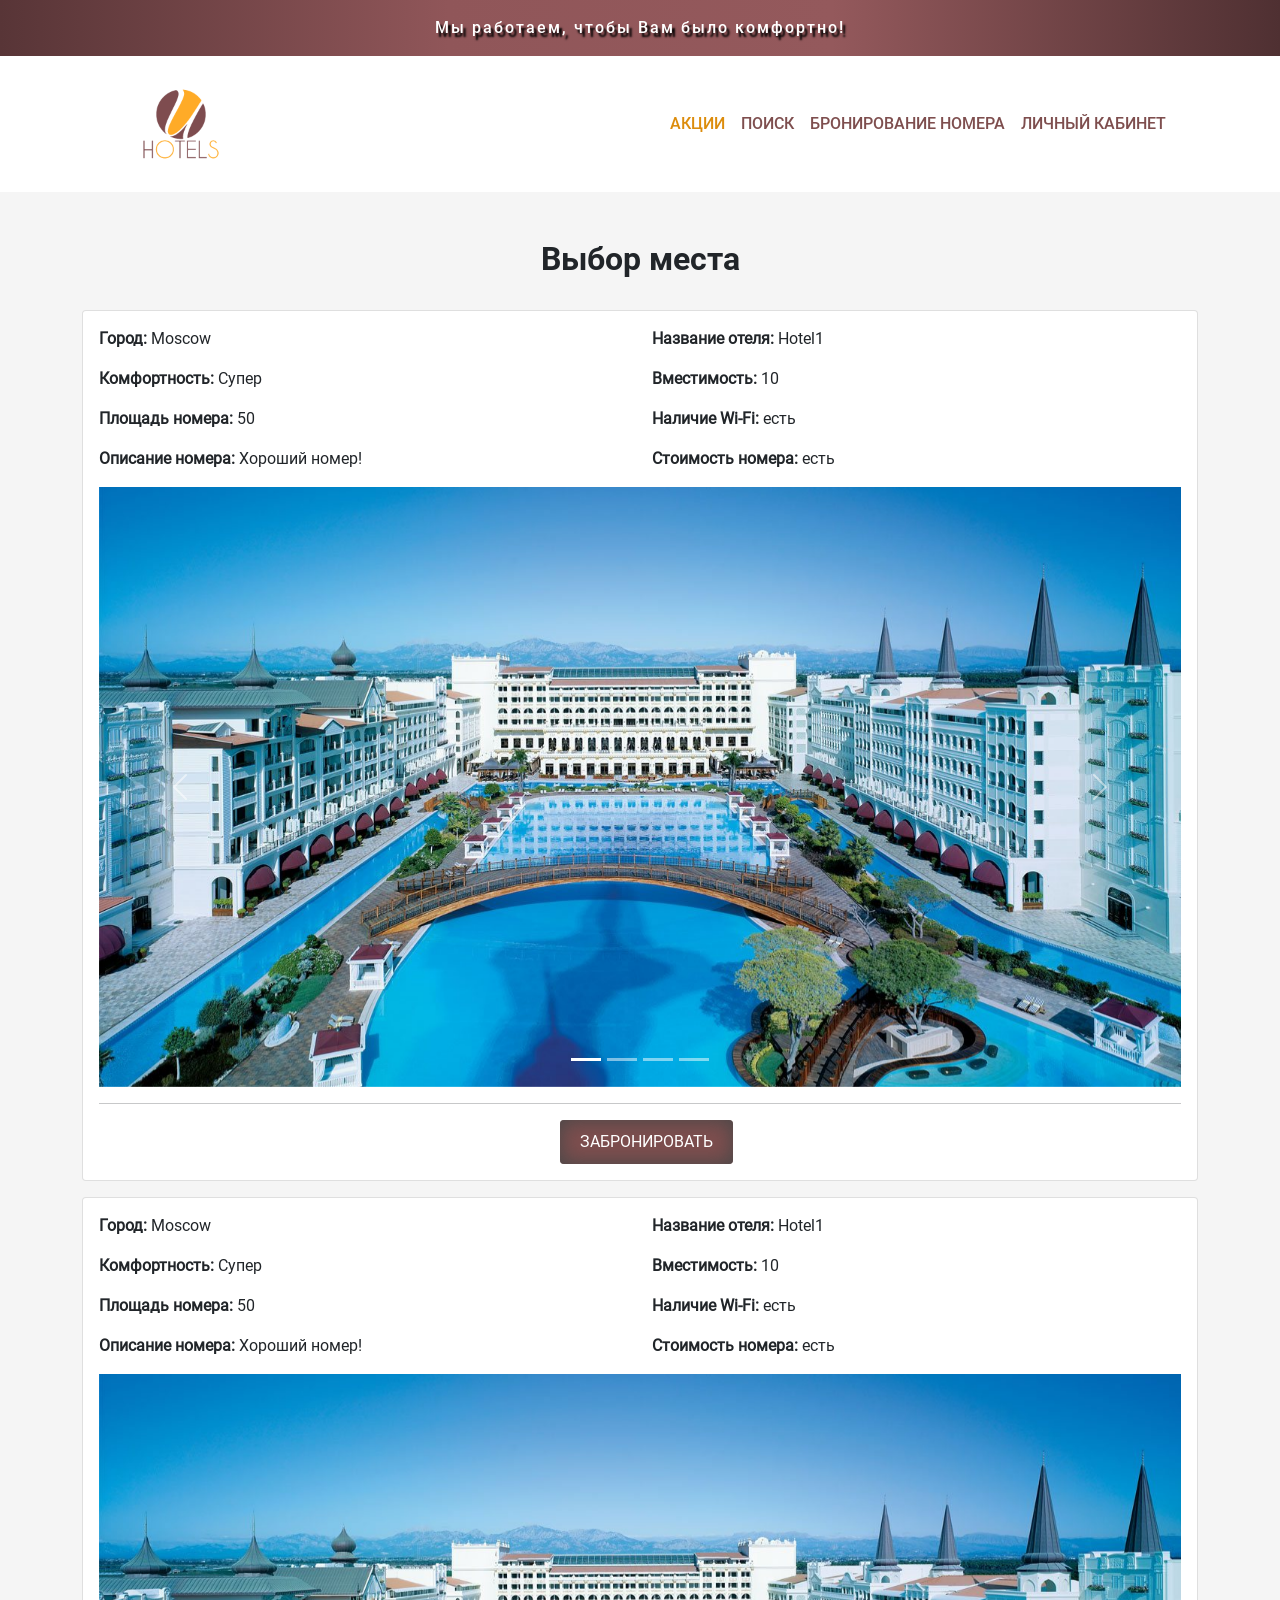
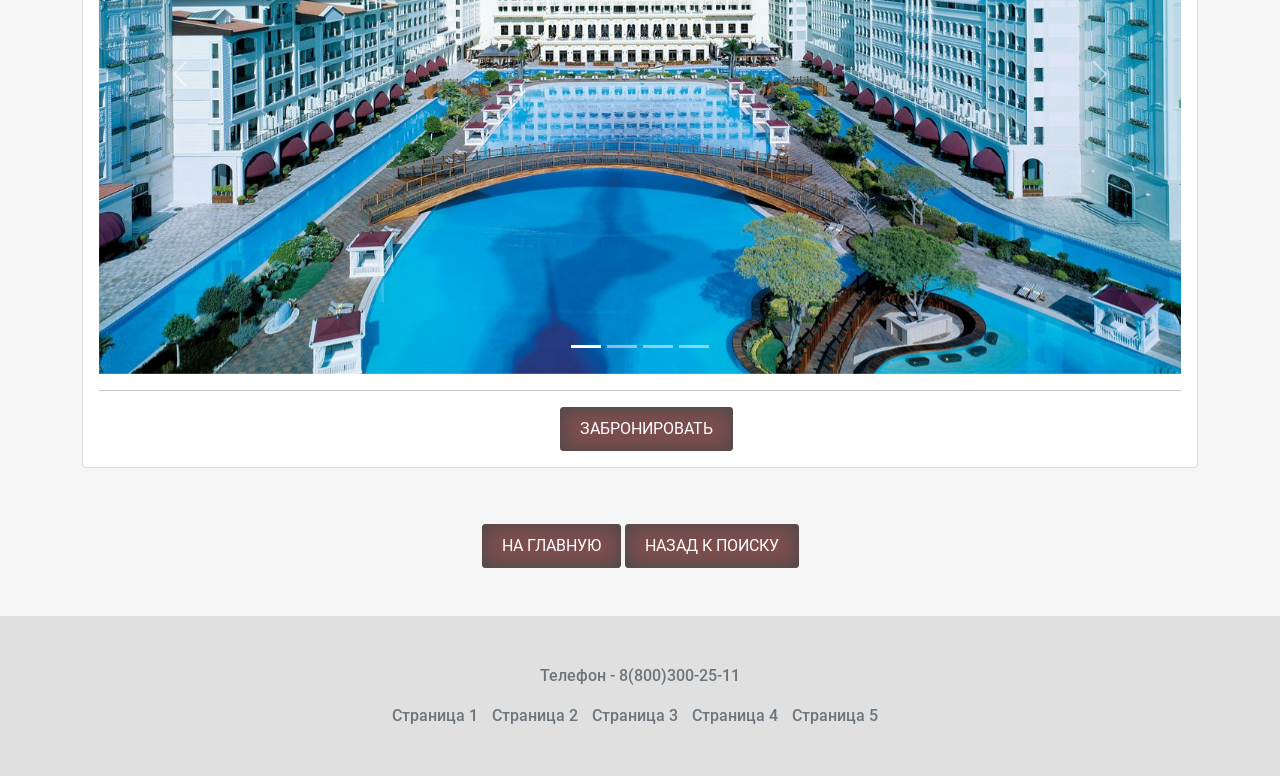
<file: hroom.html>
<!doctype html>
<html lang="zxx">
<head>
    <meta charset="UTF-8">
    <meta name="viewport" content="width=device-width, initial-scale=1.0">
    <meta http-equiv="X-UA-Compatible" content="ie=edge">
    <title>Выбор номера - RusHome</title>
    <meta name="keywords" content="отель">
    <meta name="description" content="Мы работаем, чтобы Вам было комфортно.">
    <link rel="stylesheet" href="assets/css/all.min.css">
    <link rel="stylesheet" href="assets/css/bootstrap.min.css">
    <link rel="stylesheet" href="assets/css/style.css">
    <link rel="shortcut icon" href="assets/img/favicon.png" type="image/x-icon">
</head>
<body>
<!--HEADER-->
    <header>
        <div class="top_header py-3">
            Мы работаем, чтобы Вам было комфортно!
        </div>

        <div class="container">
            <div class="row">
                <nav class="navbar navbar-expand-lg navbar-light">
                    <div class="container-fluid">
                        <a href="index.html">
                            <div class="c_logo"></div>
                        </a>
                        <button class="navbar-toggler" type="button" data-bs-toggle="collapse" data-bs-target="#navbarSupportedContent" aria-controls="navbarSupportedContent" aria-expanded="false" aria-label="Toggle navigation">
                            <span class="navbar-toggler-icon"></span>
                        </button>
                        <div class="collapse navbar-collapse flex-grow-0" id="navbarSupportedContent">
                            <ul class="navbar-nav me-auto mb-2 mb-lg-0">
                                <li class="nav-item">
                                    <a class="nav-link text-uppercase c_nav_active" aria-current="page" href="index.html#test-0-prom">Акции </a>
                                </li>
                                <li class="nav-item">
                                    <a class="nav-link text-uppercase" href="index.html#test-0-search">Поиск </a>
                                </li>
                                <li class="nav-item">
                                    <a class="nav-link text-uppercase" href="booking.html">Бронирование номера </a>
                                </li>
                                <li class="nav-item">
                                    <a class="nav-link text-uppercase" href="login.html">Личный кабинет </a>
                                </li>
                            </ul>
                        </div>
                    </div>
                </nav>
            </div>
        </div>
    </header>


    <main class="c_bg_gray">
        <div class="container">
            <div class="row pt-5 pb-5">
                <div class="col-12">
                    <h2 class="text-center pb-4">Выбор места</h2>
                </div>
                <div class="col-12">
                    <div class="card result">
                        <div class="card-body">
                            <!--                            <h5 class="card-title">Hotel 1</h5>-->
                            <div class="row">
                                <div class="col-lg-6">
                                    <p class="c_bg_title">Город: <span class="c_title">Moscow</span></p>
                                </div>
                                <div class="col-lg-6">
                                    <p class="c_bg_title">Название отеля: <span class="c_title">Hotel1</span></p>
                                </div>
                            </div>
                            <div class="row">
                                <div class="col-lg-6">
                                    <p class="c_bg_title">Комфортность: <span class="c_title">Супер</span></p>
                                </div>
                                <div class="col-lg-6">
                                    <p class="c_bg_title">Вместимость: <span class="c_title">10</span></p>
                                </div>
                            </div>
                            <div class="row">
                                <div class="col-lg-6">
                                    <p class="c_bg_title">Площадь номера: <span class="c_title">50</span></p>
                                </div>
                                <div class="col-lg-6">
                                    <p class="c_bg_title">Наличие Wi-Fi: <span class="c_title">есть</span></p>
                                </div>
                            </div>
                            <div class="row">
                                <div class="col-lg-6">
                                    <p class="c_bg_title">Описание номера: <span class="c_title">Хороший номер!</span></p>
                                </div>
                                <div class="col-lg-6">
                                    <p class="c_bg_title">Стоимость номера: <span class="c_title">есть</span></p>
                                </div>
                            </div>
                            <div class="row">
                                <div class="col-12">
                                    <div id="sliderHotel1" class="carousel slide" data-bs-ride="carousel">
                                        <div class="carousel-indicators">
                                            <button type="button" data-bs-target="#sliderHotel1" data-bs-slide-to="0" class="active" aria-current="true" aria-label="Slide 1"></button>
                                            <button type="button" data-bs-target="#sliderHotel1" data-bs-slide-to="1" aria-label="Slide 2"></button>
                                            <button type="button" data-bs-target="#sliderHotel1" data-bs-slide-to="2" aria-label="Slide 3"></button>
                                            <button type="button" data-bs-target="#sliderHotel1" data-bs-slide-to="3" aria-label="Slide 4"></button>
                                        </div>
                                        <div class="carousel-inner">
                                            <div class="carousel-item active">
                                                <img src="assets/img/slide1.jpg" class="d-block w-100 img-fluid" alt="slide1">
                                            </div>
                                            <div class="carousel-item">
                                                <img src="assets/img/slide2.jpg" class="d-block w-100 img-fluid" alt="slide2">
                                            </div>
                                            <div class="carousel-item">
                                                <img src="assets/img/slide3.jpg" class="d-block w-100 img-fluid" alt="slide3">
                                            </div>
                                            <div class="carousel-item">
                                                <img src="assets/img/shema1.jpg" class="d-block w-100 img-fluid" alt="slide4">
                                            </div>
                                        </div>
                                        <button class="carousel-control-prev" type="button" data-bs-target="#sliderHotel1" data-bs-slide="prev">
                                            <span class="carousel-control-prev-icon" aria-hidden="true"></span>
                                            <span class="visually-hidden">Previous</span>
                                        </button>
                                        <button class="carousel-control-next" type="button" data-bs-target="#sliderHotel1" data-bs-slide="next">
                                            <span class="carousel-control-next-icon" aria-hidden="true"></span>
                                            <span class="visually-hidden">Next</span>
                                        </button>
                                    </div>
                                </div>
                            </div>
                            <hr>
                            <div class="row">
                                <div class="col-2 mx-auto">
                                    <a class="btn text-uppercase" href="booking.html">Забронировать</a>
                                </div>
                            </div>
                        </div>
                    </div>
                </div>

                <div class="col-12 mt-3">
                    <div class="card result">
                        <div class="card-body">
                            <!--                            <h5 class="card-title">Hotel 1</h5>-->
                            <div class="row">
                                <div class="col-lg-6">
                                    <p class="c_bg_title">Город: <span class="c_title">Moscow</span></p>
                                </div>
                                <div class="col-lg-6">
                                    <p class="c_bg_title">Название отеля: <span class="c_title">Hotel1</span></p>
                                </div>
                            </div>
                            <div class="row">
                                <div class="col-lg-6">
                                    <p class="c_bg_title">Комфортность: <span class="c_title">Супер</span></p>
                                </div>
                                <div class="col-lg-6">
                                    <p class="c_bg_title">Вместимость: <span class="c_title">10</span></p>
                                </div>
                            </div>
                            <div class="row">
                                <div class="col-lg-6">
                                    <p class="c_bg_title">Площадь номера: <span class="c_title">50</span></p>
                                </div>
                                <div class="col-lg-6">
                                    <p class="c_bg_title">Наличие Wi-Fi: <span class="c_title">есть</span></p>
                                </div>
                            </div>
                            <div class="row">
                                <div class="col-lg-6">
                                    <p class="c_bg_title">Описание номера: <span class="c_title">Хороший номер!</span></p>
                                </div>
                                <div class="col-lg-6">
                                    <p class="c_bg_title">Стоимость номера: <span class="c_title">есть</span></p>
                                </div>
                            </div>
                            <div class="row">
                                <div class="col-12">
                                    <div id="sliderHotel2" class="carousel slide" data-bs-ride="carousel">
                                        <div class="carousel-indicators">
                                            <button type="button" data-bs-target="#sliderHotel2" data-bs-slide-to="0" class="active" aria-current="true" aria-label="Slide 1"></button>
                                            <button type="button" data-bs-target="#sliderHotel2" data-bs-slide-to="1" aria-label="Slide 2"></button>
                                            <button type="button" data-bs-target="#sliderHotel2" data-bs-slide-to="2" aria-label="Slide 3"></button>
                                            <button type="button" data-bs-target="#sliderHotel2" data-bs-slide-to="3" aria-label="Slide 4"></button>
                                        </div>
                                        <div class="carousel-inner">
                                            <div class="carousel-item active">
                                                <img src="assets/img/slide1.jpg" class="d-block w-100 img-fluid" alt="slide1">
                                            </div>
                                            <div class="carousel-item">
                                                <img src="assets/img/slide2.jpg" class="d-block w-100 img-fluid" alt="slide2">
                                            </div>
                                            <div class="carousel-item">
                                                <img src="assets/img/slide3.jpg" class="d-block w-100 img-fluid" alt="slide3">
                                            </div>
                                            <div class="carousel-item">
                                                <img src="assets/img/shema2.jpg" class="d-block w-100 img-fluid" alt="slide4">
                                            </div>
                                        </div>
                                        <button class="carousel-control-prev" type="button" data-bs-target="#sliderHotel2" data-bs-slide="prev">
                                            <span class="carousel-control-prev-icon" aria-hidden="true"></span>
                                            <span class="visually-hidden">Previous</span>
                                        </button>
                                        <button class="carousel-control-next" type="button" data-bs-target="#sliderHotel2" data-bs-slide="next">
                                            <span class="carousel-control-next-icon" aria-hidden="true"></span>
                                            <span class="visually-hidden">Next</span>
                                        </button>
                                    </div>
                                </div>
                            </div>
                            <hr>
                            <div class="row">
                                <div class="col-2 mx-auto">
                                    <a class="btn text-uppercase" href="booking.html">Забронировать</a>
                                </div>
                            </div>
                        </div>
                    </div>
                </div>
            </div>
        </div>

        <div class="container">
            <div class="row pt-2 pb-5">
                <div class="col-12 text-center">
                    <a href="index.html" class="btn text-uppercase">На главную</a>
                    <a href="search.html" class="btn text-uppercase">Назад к поиску</a>
                </div>
            </div>
        </div>
    </main>

    <footer>
        <div class="container">
            <div class="row pt-5 pb-5 text-center">
                <div class="col-12 c_tel_footer">
                    Телефон - 8(800)300-25-11
                </div>
                <div class="col-12 mt-3">
                    <div class="c_nav_footer">
                        <a href="#">Страница 1</a>
                        <a href="#">Страница 2</a>
                        <a href="#">Страница 3</a>
                        <a href="#">Страница 4</a>
                        <a href="#">Страница 5</a>
                    </div>
                </div>
            </div>
        </div>
    </footer>

    <script src="assets/js/bootstrap.bundle.min.js"></script>
</body>
</html>
</file>
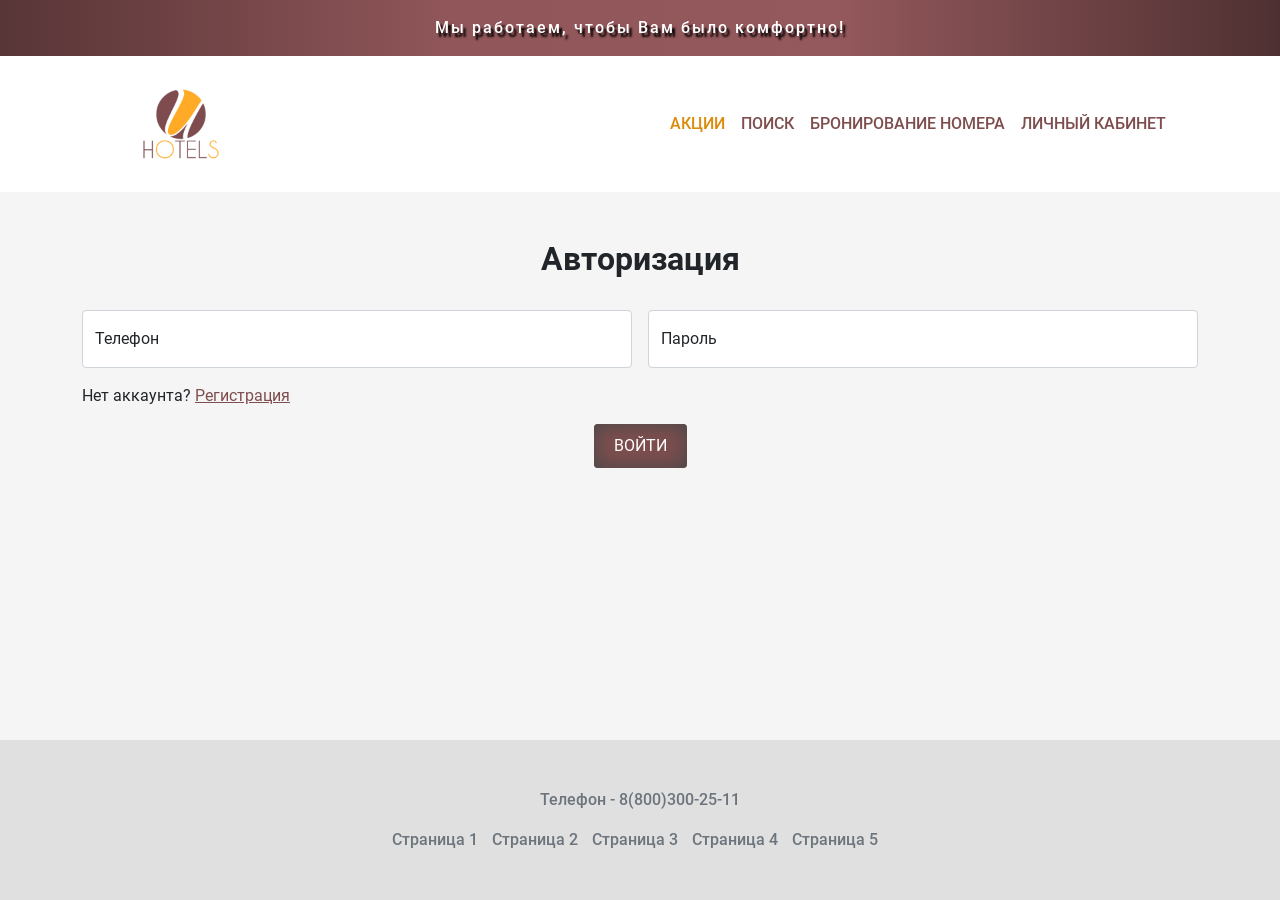
<file: login.html>
<!doctype html>
<html lang="zxx">
<head>
    <meta charset="UTF-8">
    <meta name="viewport" content="width=device-width, initial-scale=1.0">
    <meta http-equiv="X-UA-Compatible" content="ie=edge">
    <title>Авторизация - RusHome</title>
    <meta name="keywords" content="отель">
    <meta name="description" content="Мы работаем, чтобы Вам было комфортно.">
    <link rel="stylesheet" href="assets/css/all.min.css">
    <link rel="stylesheet" href="assets/css/bootstrap.min.css">
    <link rel="stylesheet" href="assets/css/style.css">
    <link rel="shortcut icon" href="assets/img/favicon.png" type="image/x-icon">
</head>
<body>
<!--HEADER-->
    <header>
        <div class="top_header py-3">
            Мы работаем, чтобы Вам было комфортно!
        </div>

        <div class="container">
            <div class="row">
                <nav class="navbar navbar-expand-lg navbar-light">
                    <div class="container-fluid">
                        <a href="index.html">
                            <div class="c_logo"></div>
                        </a>
                        <button class="navbar-toggler" type="button" data-bs-toggle="collapse" data-bs-target="#navbarSupportedContent" aria-controls="navbarSupportedContent" aria-expanded="false" aria-label="Toggle navigation">
                            <span class="navbar-toggler-icon"></span>
                        </button>
                        <div class="collapse navbar-collapse flex-grow-0" id="navbarSupportedContent">
                            <ul class="navbar-nav me-auto mb-2 mb-lg-0">
                                <li class="nav-item">
                                    <a class="nav-link text-uppercase c_nav_active" aria-current="page" href="index.html#test-0-prom">Акции </a>
                                </li>
                                <li class="nav-item">
                                    <a class="nav-link text-uppercase" href="index.html#test-0-search">Поиск </a>
                                </li>
                                <li class="nav-item">
                                    <a class="nav-link text-uppercase" href="booking.html">Бронирование номера </a>
                                </li>
                                <li class="nav-item">
                                    <a class="nav-link text-uppercase" href="login.html">Личный кабинет </a>
                                </li>
                            </ul>
                        </div>
                    </div>
                </nav>
            </div>
        </div>
    </header>

    <main class="c_bg_gray">
        <div class="container">
            <div class="row pt-5 pb-5">
                <div class="col-12">
                    <h2 class="text-center pb-4">Авторизация</h2>
                    <form class="row g-3" action="profile.html">
                        <div class="col-md-6">
                            <div class="form-floating">
                                <input type="tel" class="form-control" id="telephone" placeholder="telephone">
                                <label for="telephone">Телефон</label>
                            </div>
                        </div>
                        <div class="col-md-6">
                            <div class="form-floating">
                                <input type="password" class="form-control" id="password" placeholder="password">
                                <label for="password">Пароль</label>
                            </div>
                        </div>
                        <div class="col-md-12">
                            <p>Нет аккаунта? <a class="c_link_color" href="register.html">Регистрация</a></p>
                            <button type="submit" class="btn text-uppercase d-block mx-auto">Войти</button>
                        </div>
                    </form>
                </div>
            </div>
        </div>
    </main>

    <footer>
        <div class="container">
            <div class="row pt-5 pb-5 text-center">
                <div class="col-12 c_tel_footer">
                    Телефон - 8(800)300-25-11
                </div>
                <div class="col-12 mt-3">
                    <div class="c_nav_footer">
                        <a href="#">Страница 1</a>
                        <a href="#">Страница 2</a>
                        <a href="#">Страница 3</a>
                        <a href="#">Страница 4</a>
                        <a href="#">Страница 5</a>
                    </div>
                </div>
            </div>
        </div>
    </footer>

    <script src="assets/js/bootstrap.bundle.min.js"></script>
</body>
</html>
</file>
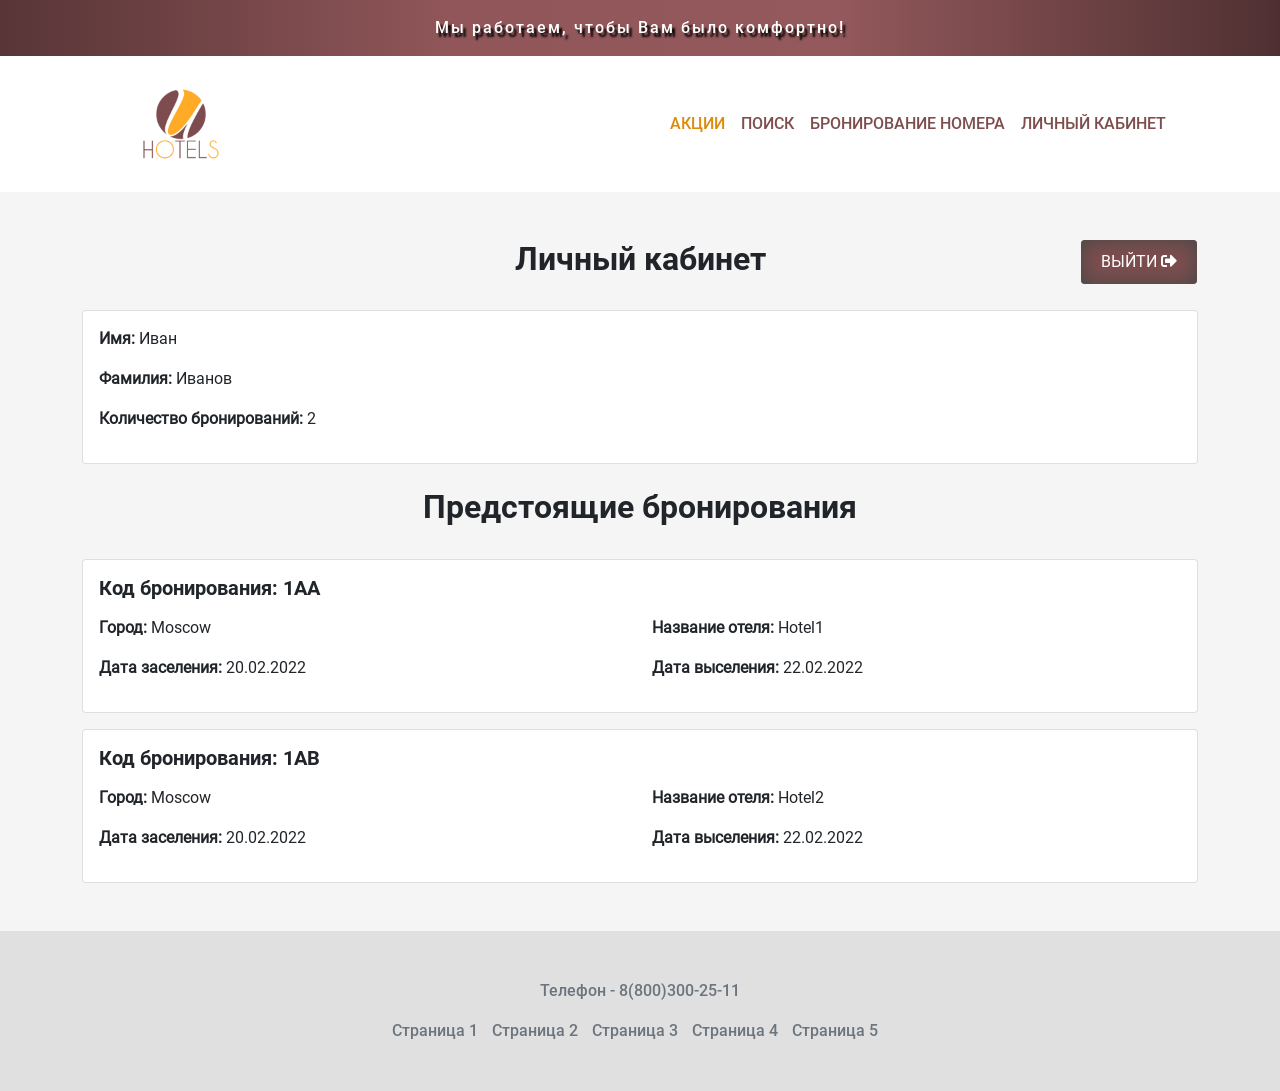
<file: profile.html>
<!doctype html>
<html lang="zxx">
<head>
    <meta charset="UTF-8">
    <meta name="viewport" content="width=device-width, initial-scale=1.0">
    <meta http-equiv="X-UA-Compatible" content="ie=edge">
    <title>Личный кабинет - RusHome</title>
    <meta name="keywords" content="отель">
    <meta name="description" content="Мы работаем, чтобы Вам было комфортно.">
    <link rel="stylesheet" href="assets/css/all.min.css">
    <link rel="stylesheet" href="assets/css/bootstrap.min.css">
    <link rel="stylesheet" href="assets/css/style.css">
    <link rel="shortcut icon" href="assets/img/favicon.png" type="image/x-icon">
</head>
<body>
<!--HEADER-->
    <header>
        <div class="top_header py-3">
            Мы работаем, чтобы Вам было комфортно!
        </div>

        <div class="container">
            <div class="row">
                <nav class="navbar navbar-expand-lg navbar-light">
                    <div class="container-fluid">
                        <a href="index.html">
                            <div class="c_logo"></div>
                        </a>
                        <button class="navbar-toggler" type="button" data-bs-toggle="collapse" data-bs-target="#navbarSupportedContent" aria-controls="navbarSupportedContent" aria-expanded="false" aria-label="Toggle navigation">
                            <span class="navbar-toggler-icon"></span>
                        </button>
                        <div class="collapse navbar-collapse flex-grow-0" id="navbarSupportedContent">
                            <ul class="navbar-nav me-auto mb-2 mb-lg-0">
                                <li class="nav-item">
                                    <a class="nav-link text-uppercase c_nav_active" aria-current="page" href="index.html#test-0-prom">Акции </a>
                                </li>
                                <li class="nav-item">
                                    <a class="nav-link text-uppercase" href="index.html#test-0-search">Поиск </a>
                                </li>
                                <li class="nav-item">
                                    <a class="nav-link text-uppercase" href="booking.html">Бронирование номера </a>
                                </li>
                                <li class="nav-item">
                                    <a class="nav-link text-uppercase" href="login.html">Личный кабинет </a>
                                </li>
                            </ul>
                        </div>
                    </div>
                </nav>
            </div>
        </div>
    </header>

    <main class="c_bg_gray">
        <div class="container">
            <div class="row pt-5 pb-5">
                <div class="col-12 c_title_lk">
                    <h2 class="text-center pb-4 c_title_lk">Личный кабинет</h2>
                    <form action="login.html" class="c_out_lk">
                        <button type="submit" class="btn text-uppercase d-block mx-auto float-end">Выйти <i class="fa fa-sign-out-alt"></i></button>
                    </form>
                </div>
                <div class="col-12">
                    <div class="card result">
                        <div class="card-body">
                            <!--                            <h5 class="card-title">Hotel 1</h5>-->
                            <div class="row">
                                <div class="col-lg-12">
                                    <p class="c_bg_title">Имя: <span class="c_title">Иван</span></p>
                                </div>
                                <div class="col-lg-12">
                                    <p class="c_bg_title">Фамилия: <span class="c_title">Иванов</span></p>
                                </div>
                                <div class="col-lg-12">
                                    <p class="c_bg_title">Количество бронирований: <span class="c_title">2</span></p>
                                </div>
                            </div>
                        </div>
                    </div>
                </div>

                <div class="col-12 mt-4">
                    <h2 class="text-center pb-4">Предстоящие бронирования</h2>
                </div>

                <div class="col-12">
                    <div class="card result">
                        <div class="card-body">
                            <h5 class="card-title pb-2">Код бронирования: 1AA</h5>
                            <div class="row">
                                <div class="col-lg-6">
                                    <p class="c_bg_title">Город: <span class="c_title">Moscow</span></p>
                                </div>
                                <div class="col-lg-6">
                                    <p class="c_bg_title">Название отеля: <span class="c_title">Hotel1</span></p>
                                </div>
                            </div>
                            <div class="row">
                                <div class="col-lg-6">
                                    <p class="c_bg_title">Дата заселения: <span class="c_title">20.02.2022</span></p>
                                </div>
                                <div class="col-lg-6">
                                    <p class="c_bg_title">Дата выселения: <span class="c_title">22.02.2022</span></p>
                                </div>
                            </div>
                        </div>
                    </div>

                    <div class="card result mt-3">
                        <div class="card-body">
                            <h5 class="card-title pb-2">Код бронирования: 1AB</h5>
                            <div class="row">
                                <div class="col-lg-6">
                                    <p class="c_bg_title">Город: <span class="c_title">Moscow</span></p>
                                </div>
                                <div class="col-lg-6">
                                    <p class="c_bg_title">Название отеля: <span class="c_title">Hotel2</span></p>
                                </div>
                            </div>
                            <div class="row">
                                <div class="col-lg-6">
                                    <p class="c_bg_title">Дата заселения: <span class="c_title">20.02.2022</span></p>
                                </div>
                                <div class="col-lg-6">
                                    <p class="c_bg_title">Дата выселения: <span class="c_title">22.02.2022</span></p>
                                </div>
                            </div>
                        </div>
                    </div>
                </div>
            </div>
        </div>
    </main>

    <footer>
        <div class="container">
            <div class="row pt-5 pb-5 text-center">
                <div class="col-12 c_tel_footer">
                    Телефон - 8(800)300-25-11
                </div>
                <div class="col-12 mt-3">
                    <div class="c_nav_footer">
                        <a href="#">Страница 1</a>
                        <a href="#">Страница 2</a>
                        <a href="#">Страница 3</a>
                        <a href="#">Страница 4</a>
                        <a href="#">Страница 5</a>
                    </div>
                </div>
            </div>
        </div>
    </footer>

    <script src="assets/js/bootstrap.bundle.min.js"></script>
</body>
</html>
</file>
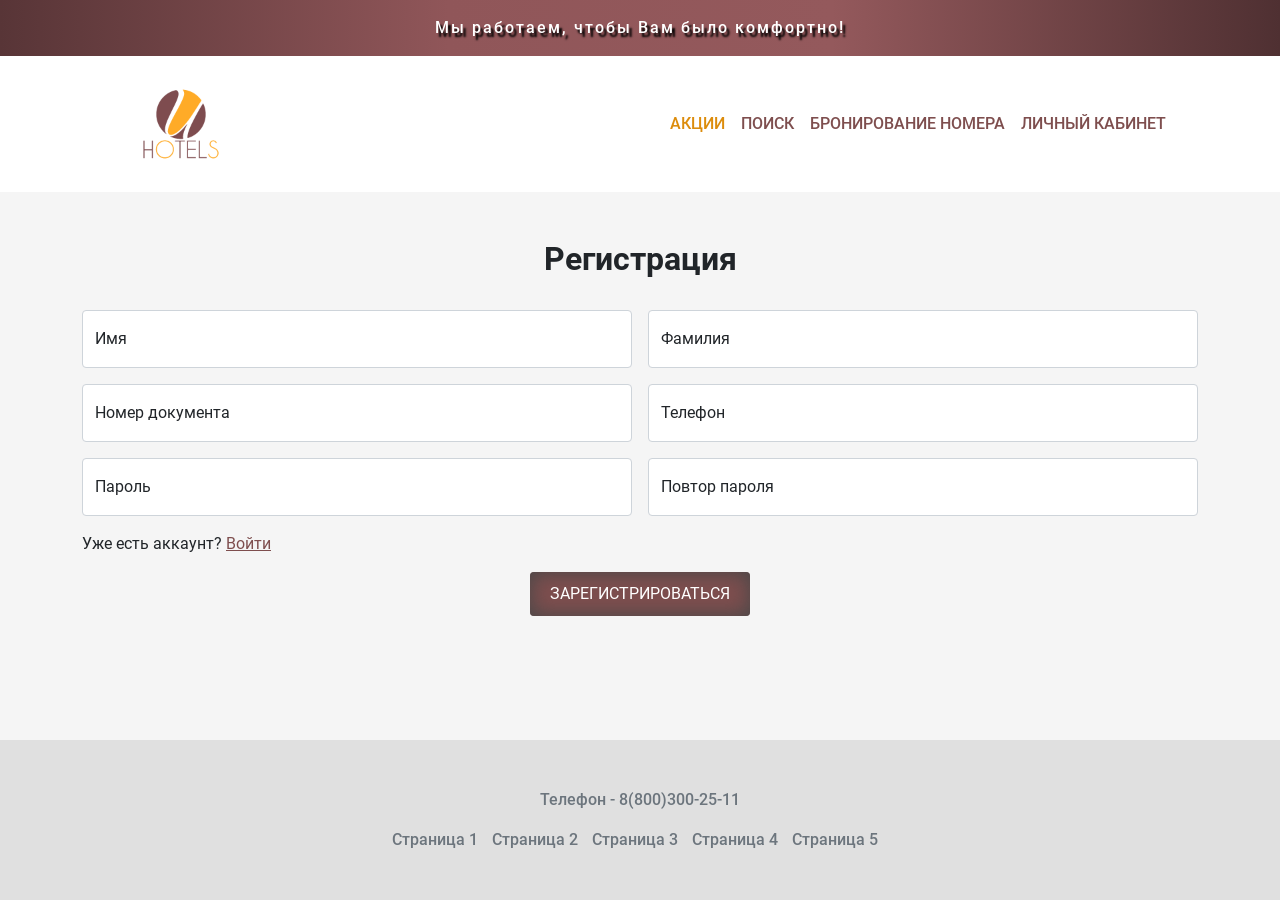
<file: register.html>
<!doctype html>
<html lang="zxx">
<head>
    <meta charset="UTF-8">
    <meta name="viewport" content="width=device-width, initial-scale=1.0">
    <meta http-equiv="X-UA-Compatible" content="ie=edge">
    <title>Регистрация - RusHome</title>
    <meta name="keywords" content="отель">
    <meta name="description" content="Мы работаем, чтобы Вам было комфортно.">
    <link rel="stylesheet" href="assets/css/all.min.css">
    <link rel="stylesheet" href="assets/css/bootstrap.min.css">
    <link rel="stylesheet" href="assets/css/style.css">
    <link rel="shortcut icon" href="assets/img/favicon.png" type="image/x-icon">
</head>
<body>
<!--HEADER-->
    <header>
        <div class="top_header py-3">
            Мы работаем, чтобы Вам было комфортно!
        </div>

        <div class="container">
            <div class="row">
                <nav class="navbar navbar-expand-lg navbar-light">
                    <div class="container-fluid">
                        <a href="index.html">
                            <div class="c_logo"></div>
                        </a>
                        <button class="navbar-toggler" type="button" data-bs-toggle="collapse" data-bs-target="#navbarSupportedContent" aria-controls="navbarSupportedContent" aria-expanded="false" aria-label="Toggle navigation">
                            <span class="navbar-toggler-icon"></span>
                        </button>
                        <div class="collapse navbar-collapse flex-grow-0" id="navbarSupportedContent">
                            <ul class="navbar-nav me-auto mb-2 mb-lg-0">
                                <li class="nav-item">
                                    <a class="nav-link text-uppercase c_nav_active" aria-current="page" href="index.html#test-0-prom">Акции </a>
                                </li>
                                <li class="nav-item">
                                    <a class="nav-link text-uppercase" href="index.html#test-0-search">Поиск </a>
                                </li>
                                <li class="nav-item">
                                    <a class="nav-link text-uppercase" href="booking.html">Бронирование номера </a>
                                </li>
                                <li class="nav-item">
                                    <a class="nav-link text-uppercase" href="login.html">Личный кабинет </a>
                                </li>
                            </ul>
                        </div>
                    </div>
                </nav>
            </div>
        </div>
    </header>

    <main class="c_bg_gray">
        <div class="container">
            <div class="row pt-5 pb-5">
                <div class="col-12">
                    <h2 class="text-center pb-4">Регистрация</h2>
                    <form class="row g-3" action="login.html">
                        <div class="col-md-6">
                            <div class="form-floating">
                                <input type="text" class="form-control" id="first_name" placeholder="first_name">
                                <label for="first_name">Имя</label>
                            </div>
                        </div>
                        <div class="col-md-6">
                            <div class="form-floating">
                                <input type="text" class="form-control" id="last_name" placeholder="last_name">
                                <label for="last_name">Фамилия</label>
                            </div>
                        </div>
                        <div class="col-md-6">
                            <div class="form-floating">
                                <input type="text" class="form-control" id="document_number" placeholder="document_number">
                                <label for="document_number">Номер документа</label>
                            </div>
                        </div>
                        <div class="col-md-6">
                            <div class="form-floating">
                                <input type="tel" class="form-control" id="telephone" placeholder="telephone">
                                <label for="telephone">Телефон</label>
                            </div>
                        </div>
                        <div class="col-md-6">
                            <div class="form-floating">
                                <input type="password" class="form-control" id="password" placeholder="password">
                                <label for="password">Пароль</label>
                            </div>
                        </div>
                        <div class="col-md-6">
                            <div class="form-floating">
                                <input type="password" class="form-control" id="password2" placeholder="password2">
                                <label for="password2">Повтор пароля</label>
                            </div>
                        </div>
                        <div class="col-md-12">
                            <p>Уже есть аккаунт? <a class="c_link_color" href="login.html">Войти</a></p>
                            <button type="submit" class="btn text-uppercase d-block mx-auto">Зарегистрироваться</button>
                        </div>
                    </form>
                </div>
            </div>
        </div>
    </main>

    <footer>
        <div class="container">
            <div class="row pt-5 pb-5 text-center">
                <div class="col-12 c_tel_footer">
                    Телефон - 8(800)300-25-11
                </div>
                <div class="col-12 mt-3">
                    <div class="c_nav_footer">
                        <a href="#">Страница 1</a>
                        <a href="#">Страница 2</a>
                        <a href="#">Страница 3</a>
                        <a href="#">Страница 4</a>
                        <a href="#">Страница 5</a>
                    </div>
                </div>
            </div>
        </div>
    </footer>

    <script src="assets/js/bootstrap.bundle.min.js"></script>
</body>
</html>
</file>
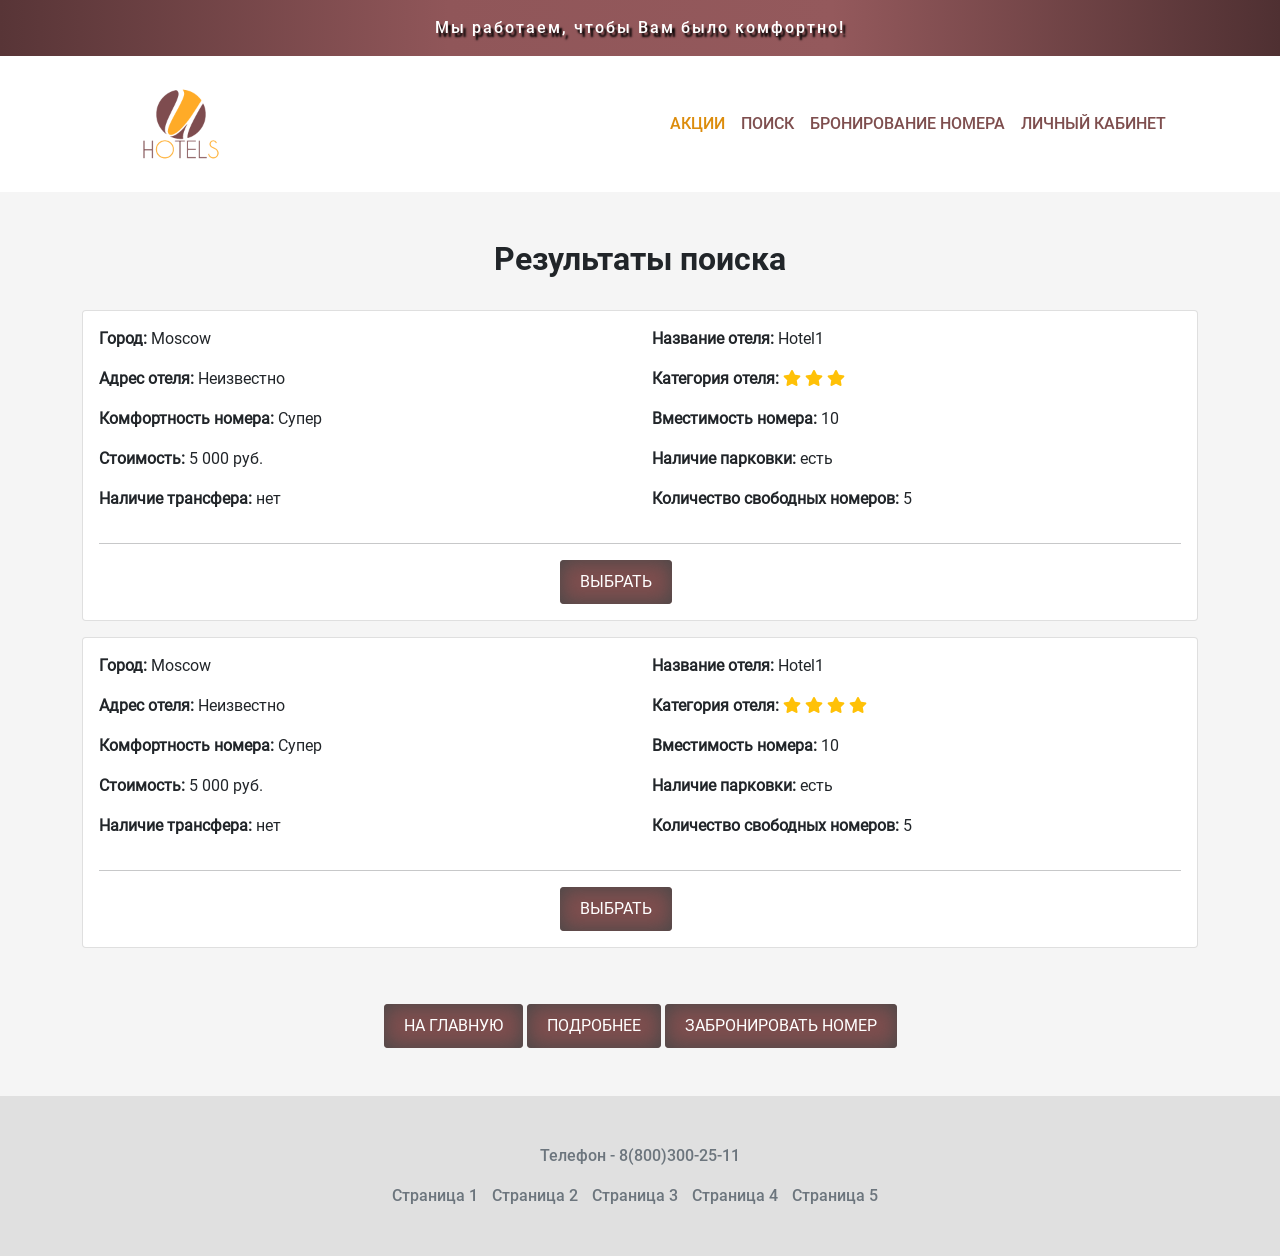
<file: search.html>
<!doctype html>
<html lang="zxx">
<head>
    <meta charset="UTF-8">
    <meta name="viewport" content="width=device-width, initial-scale=1.0">
    <meta http-equiv="X-UA-Compatible" content="ie=edge">
    <title>Результаты поиска гостиниц - RusHome</title>
    <meta name="keywords" content="отель">
    <meta name="description" content="Мы работаем, чтобы Вам было комфортно.">
    <link rel="stylesheet" href="assets/css/all.min.css">
    <link rel="stylesheet" href="assets/css/bootstrap.min.css">
    <link rel="stylesheet" href="assets/css/style.css">
    <link rel="shortcut icon" href="assets/img/favicon.png" type="image/x-icon">
</head>
<body>
<!--HEADER-->
    <header>
        <div class="top_header py-3">
            Мы работаем, чтобы Вам было комфортно!
        </div>

        <div class="container">
            <div class="row">
                <nav class="navbar navbar-expand-lg navbar-light">
                    <div class="container-fluid">
                        <a href="index.html">
                            <div class="c_logo"></div>
                        </a>
                        <button class="navbar-toggler" type="button" data-bs-toggle="collapse" data-bs-target="#navbarSupportedContent" aria-controls="navbarSupportedContent" aria-expanded="false" aria-label="Toggle navigation">
                            <span class="navbar-toggler-icon"></span>
                        </button>
                        <div class="collapse navbar-collapse flex-grow-0" id="navbarSupportedContent">
                            <ul class="navbar-nav me-auto mb-2 mb-lg-0">
                                <li class="nav-item">
                                    <a class="nav-link text-uppercase c_nav_active" aria-current="page" href="index.html#test-0-prom">Акции </a>
                                </li>
                                <li class="nav-item">
                                    <a class="nav-link text-uppercase" href="index.html#test-0-search">Поиск </a>
                                </li>
                                <li class="nav-item">
                                    <a class="nav-link text-uppercase" href="booking.html">Бронирование номера </a>
                                </li>
                                <li class="nav-item">
                                    <a class="nav-link text-uppercase" href="login.html">Личный кабинет </a>
                                </li>
                            </ul>
                        </div>
                    </div>
                </nav>
            </div>
        </div>
    </header>

    <main class="c_bg_gray">
        <div class="container">
            <div class="row pt-5 pb-5">
                <div class="col-12">
                    <h2 class="text-center pb-4">Результаты поиска</h2>
                </div>
                <div class="col-12">
                    <div class="card result">
                        <div class="card-body">
                            <!--                            <h5 class="card-title">Hotel 1</h5>-->
                            <div class="row">
                                <div class="col-lg-6">
                                    <p class="c_bg_title">Город: <span class="c_title">Moscow</span></p>
                                </div>
                                <div class="col-lg-6">
                                    <p class="c_bg_title">Название отеля: <span class="c_title">Hotel1</span></p>
                                </div>
                            </div>
                            <div class="row">
                                <div class="col-lg-6">
                                    <p class="c_bg_title">Адрес отеля: <span class="c_title">Неизвестно</span></p>
                                </div>
                                <div class="col-lg-6">
                                    <p class="c_bg_title">Категория отеля: <span class="c_title">
                                        <i class="fas fa-star text-warning"></i>
                                        <i class="fas fa-star text-warning"></i>
                                        <i class="fas fa-star text-warning"></i>
                                    </span></p>
                                </div>
                            </div>
                            <div class="row">
                                <div class="col-lg-6">
                                    <p class="c_bg_title">Комфортность номера: <span class="c_title">Супер</span></p>
                                </div>
                                <div class="col-lg-6">
                                    <p class="c_bg_title">Вместимость номера: <span class="c_title">10</span></p>
                                </div>
                            </div>
                            <div class="row">
                                <div class="col-lg-6">
                                    <p class="c_bg_title">Стоимость: <span class="c_title">5 000 руб.</span></p>
                                </div>
                                <div class="col-lg-6">
                                    <p class="c_bg_title">Наличие парковки: <span class="c_title">есть</span></p>
                                </div>
                            </div>
                            <div class="row">
                                <div class="col-lg-6">
                                    <p class="c_bg_title">Наличие трансфера: <span class="c_title">нет</span></p>
                                </div>
                                <div class="col-lg-6">
                                    <p class="c_bg_title">Количество свободных номеров: <span class="c_title">5</span></p>
                                </div>
                            </div>
                            <hr>
                            <div class="row">
                                <div class="col-2 mx-auto">
                                    <a href="#" class="btn text-uppercase">Выбрать</a>
                                </div>
                            </div>
                        </div>
                    </div>
                </div>

                <div class="col-12 mt-3">
                    <div class="card result">
                        <div class="card-body">
                            <!--                            <h5 class="card-title">Hotel 1</h5>-->
                            <div class="row">
                                <div class="col-lg-6">
                                    <p class="c_bg_title">Город: <span class="c_title">Moscow</span></p>
                                </div>
                                <div class="col-lg-6">
                                    <p class="c_bg_title">Название отеля: <span class="c_title">Hotel1</span></p>
                                </div>
                            </div>
                            <div class="row">
                                <div class="col-lg-6">
                                    <p class="c_bg_title">Адрес отеля: <span class="c_title">Неизвестно</span></p>
                                </div>
                                <div class="col-lg-6">
                                    <p class="c_bg_title">Категория отеля: <span class="c_title">
                                        <i class="fas fa-star text-warning"></i>
                                        <i class="fas fa-star text-warning"></i>
                                        <i class="fas fa-star text-warning"></i>
                                        <i class="fas fa-star text-warning"></i>
                                    </span></p>
                                </div>
                            </div>
                            <div class="row">
                                <div class="col-lg-6">
                                    <p class="c_bg_title">Комфортность номера: <span class="c_title">Супер</span></p>
                                </div>
                                <div class="col-lg-6">
                                    <p class="c_bg_title">Вместимость номера: <span class="c_title">10</span></p>
                                </div>
                            </div>
                            <div class="row">
                                <div class="col-lg-6">
                                    <p class="c_bg_title">Стоимость: <span class="c_title">5 000 руб.</span></p>
                                </div>
                                <div class="col-lg-6">
                                    <p class="c_bg_title">Наличие парковки: <span class="c_title">есть</span></p>
                                </div>
                            </div>
                            <div class="row">
                                <div class="col-lg-6">
                                    <p class="c_bg_title">Наличие трансфера: <span class="c_title">нет</span></p>
                                </div>
                                <div class="col-lg-6">
                                    <p class="c_bg_title">Количество свободных номеров: <span class="c_title">5</span></p>
                                </div>
                            </div>
                            <hr>
                            <div class="row">
                                <div class="col-2 mx-auto">
                                    <a href="#" class="btn text-uppercase">Выбрать</a>
                                </div>
                            </div>
                        </div>
                    </div>
                </div>
            </div>
        </div>

        <div class="container">
            <div class="row pt-2 pb-5">
                <div class="col-12 text-center">
                    <a href="index.html" class="btn text-uppercase">На главную</a>
                    <a href="hroom.html" class="btn text-uppercase">Подробнее</a>
                    <a href="booking.html" class="btn text-uppercase">Забронировать номер</a>
                </div>
            </div>
        </div>
    </main>

    <footer>
        <div class="container">
            <div class="row pt-5 pb-5 text-center">
                <div class="col-12 c_tel_footer">
                    Телефон - 8(800)300-25-11
                </div>
                <div class="col-12 mt-3">
                    <div class="c_nav_footer">
                        <a href="#">Страница 1</a>
                        <a href="#">Страница 2</a>
                        <a href="#">Страница 3</a>
                        <a href="#">Страница 4</a>
                        <a href="#">Страница 5</a>
                    </div>
                </div>
            </div>
        </div>
    </footer>

    <script src="assets/js/bootstrap.bundle.min.js"></script>
</body>
</html>
</file>
<file: assets/css/style.css>
/*:root {
--bgColor: #7e4e4e;
}*/
/* Общие стили */
@font-face {
    font-family: 'Roboto Bold';
    src: url("../font/Roboto-Bold.ttf");
}
@font-face {
    font-family: 'Roboto Medium';
    src: url("../font/Roboto-Medium.ttf");
}
@font-face {
    font-family: 'Roboto Regular';
    src: url("../font/Roboto-Regular.ttf");
}
body{
    font-family: 'Roboto Regular';
    display: flex;
    flex-direction: column;
    height: 100vh;
}
main{
    flex-grow: 1;
}
h1, h2, h3, h4, h5, h6{
    font-family: 'Roboto Bold';
}
header, footer {
    font-family: 'Roboto Medium';
}
img{
    object-fit: cover;
}
.bg-orange{
    background-color: #dc8c0c;
}

/* Меню */
.nav-link, .c_link_color{
    color: #7e4e4e !important;
}
.nav-link:hover{
    color: #dc8c0c !important;
}
.c_link_color:hover{
    color: #dc8c0c !important;
}
.c_nav_active{
    color: #dc8c0c !important;
}
.c_nav_active:hover{
    color: #7e4e4e !important;
}

/* Кнопки */
.btn {
    position: relative;
    overflow: hidden;
    border: none;
    color: white;
    background-color: #7e4e4e;
    padding: 10px 20px;
    box-shadow: inset 0 0 20px 1px rgb(72, 72, 72);
    transition: .2s;
}
.btn:hover {
    color: #7e4e4e;
    z-index: 2;
    border-radius: 30px;
}

.btn:before{
    content: "";
    position: absolute;
    width: 100%;
    height: 100%;
    top: -100%;
    left: 0;
    background: white;
    border-radius: 30px;
    border: 3px solid #7e4e4e;
    box-shadow: inset 0px 0px 15px 1px rgba(0, 0, 0, 0.5);
    transition: .2s;
    z-index: -1;
}
.btn:hover::before {
    top: 0;
}

.btn:focus{
    border-color: #7e4e4e !important;
    box-shadow: 0 0 0 0.25rem #d4a18a !important;
}
input:focus{
    border-color: #7e4e4e !important;
    box-shadow: 0 0 0 0.25rem #d4a18a !important;
}
select:focus{
    border-color: #7e4e4e !important;
    box-shadow: 0 0 0 0.25rem #d4a18a !important;
}
.form-check-input:checked{
    background-color: #7e4e4e !important;
    border-color: #7e4e4e !important;
}

/* Слайдер */
.carousel-item > img{
    height: 600px;
}

/* Фон для блока */
.c_bg_gray{
    background-color: #f5f5f5;
}

/* Для блоков с преимуществами */
/*.c_icon_plus{*/
/*    text-align: center;*/
/*    font-size: 50px;*/
/*    padding-bottom: 5px;*/
/*}*/
.c_plus{
    padding-bottom: 20px;
    text-align: center;
}
.c_plus > img{
    max-width: 75px;
}
.c_bg_plus1, .c_bg_plus2, .c_bg_plus3{
    opacity: 0.9;
    transition: .3s all;
}
.c_bg_plus1{
    background-color: #fcedda;
}
.c_bg_plus1:hover{
    transform: scale(1.1);
    opacity: 1;
    transition: .3s all;
}
.c_bg_plus2{
    background-color: #f0fbbb;
}
.c_bg_plus2:hover{
    transform: scale(1.1);
    opacity: 1;
    transition: .3s all;
}
.c_bg_plus3{
    background-color: #f0d0f0;
}
.c_bg_plus3:hover{
    transform: scale(1.1);
    opacity: 1;
    transition: .3s all;
}

/* Акции */
.c_akcia:hover {
    box-shadow:
            1px 1px #f5f5f5,
            2px 2px #f5f5f5,
            3px 3px #f5f5f5,
            4px 4px #f5f5f5,
            5px 5px #f5f5f5,
            6px 6px #f5f5f5,
            7px 7px #f5f5f5;
    transition: .4s all;
    transform: translateX(-7px);
}

/* Footer */
footer{
    background-color: #e0e0e0;
}
.c_tel_footer, .c_nav_footer > a {
    color: #6c757d;
}
.c_nav_footer > a{
    text-decoration: none;
    margin-right: 10px;
    transition: .3s all;
}
.c_nav_footer > a:hover{
    margin-left: 5px;
    color: sienna;
    transition: .3s all;
}

/* Страница с поиском */
.c_bg_title{
    font-weight: bold;
}
.c_title{
    font-weight: normal;
}
.result:hover{
    box-shadow:
            1px 1px #d5d5d5,
            2px 2px #d5d5d5,
            3px 3px #d5d5d5,
            4px 4px #d5d5d5,
            5px 5px #d5d5d5,
            6px 6px #d5d5d5,
            7px 7px #d5d5d5;
    transition: .4s all;
    transform: translateX(-7px);
}

/* Страница бронирования */
.client{
    cursor: pointer;
    max-width: 70px;
}
.c_delete_client{
    font-size: 30px;
    padding: 5px;
}

/* ЛК */
.c_title_lk{
    position: relative;
}
.c_out_lk{
    position: absolute;
    top: 0;
    right: 13px;
}

/* Анимация блоков преимуществ */
.plus_card {
    transform: perspective(800px) rotateY(20deg);
    transition: .25s ease-in-out;
}
.plus_card:hover {
    transform: rotateY(0);
    cursor: pointer;
}

.bg_slider {
    background-color: #fee1ab;
}
.img_slide{
    height: 500px !important;
}

/* header надпись */
@keyframes ani_top_header {
    15% {
        letter-spacing: 15px;
    }
}
.top_header {
    background: linear-gradient(
            90deg,
            rgba(88, 53, 55, 1) 0%,
            rgba(144, 86, 89, 1) 35%,
            rgba(148, 89, 92, 1) 65%,
            rgba(79, 48, 50, 1) 100%
    );
    text-align: center;
    color: white;
    letter-spacing: 2px;
    text-shadow: 3px 4px 2px black;
    /*text-shadow: 0 -1px 0 #fff, 0 8px 0 #2a2a2a, 0 8px 0 #282828, 0 22px 30px rgba(0, 0, 0, 0.9);*/
    animation-name: ani_top_header;
    animation-duration: 3s;
}

/* logo */
.c_logo{
    background: url("../img/logo.png") center no-repeat;
    background-size: cover;
    width: 150px;
    height: 120px;
    transition: .5s all;
}
.c_logo:hover{
    background: url("../img/logo_hover.png") center no-repeat;
    background-size: cover;
    width: 150px;
    height: 120px;
    transition: .5s all;
}


/* Выбор места с js */
.c_block_table{
    display: flex;
    justify-content: center;
}
.c_seat_table td {
    border: 2px solid #7e4e4e;
    width: 100px;
    height: 100px;
    cursor: pointer;
    text-align: center;
}
.c_td_empty{
    border: none !important;
    cursor: inherit !important;
}
@keyframes selectTd {
    0% {
        transform: scale(0);
    }
    100% {
        transform: scale(1);
    }
}
.c_select_td{
    background-color: #dc8c0c;
    animation: selectTd .5s;
    transition: .4s all;
    color: white;
}
@keyframes noSelectTd {
    0% {
        transform: scale(1);
    }
    100% {
        transform: scale(0);
    }
}
.c_no_select_td{
    background-color: unset;
    animation: noSelectTd .2s;
    transition: .4s all;
}

/* Бронирование */
.bg-delete-client{
    background-color: #dc8c0c;
}
.bg-add-client{
    background-color: #7e4e4e;
}
</file>
